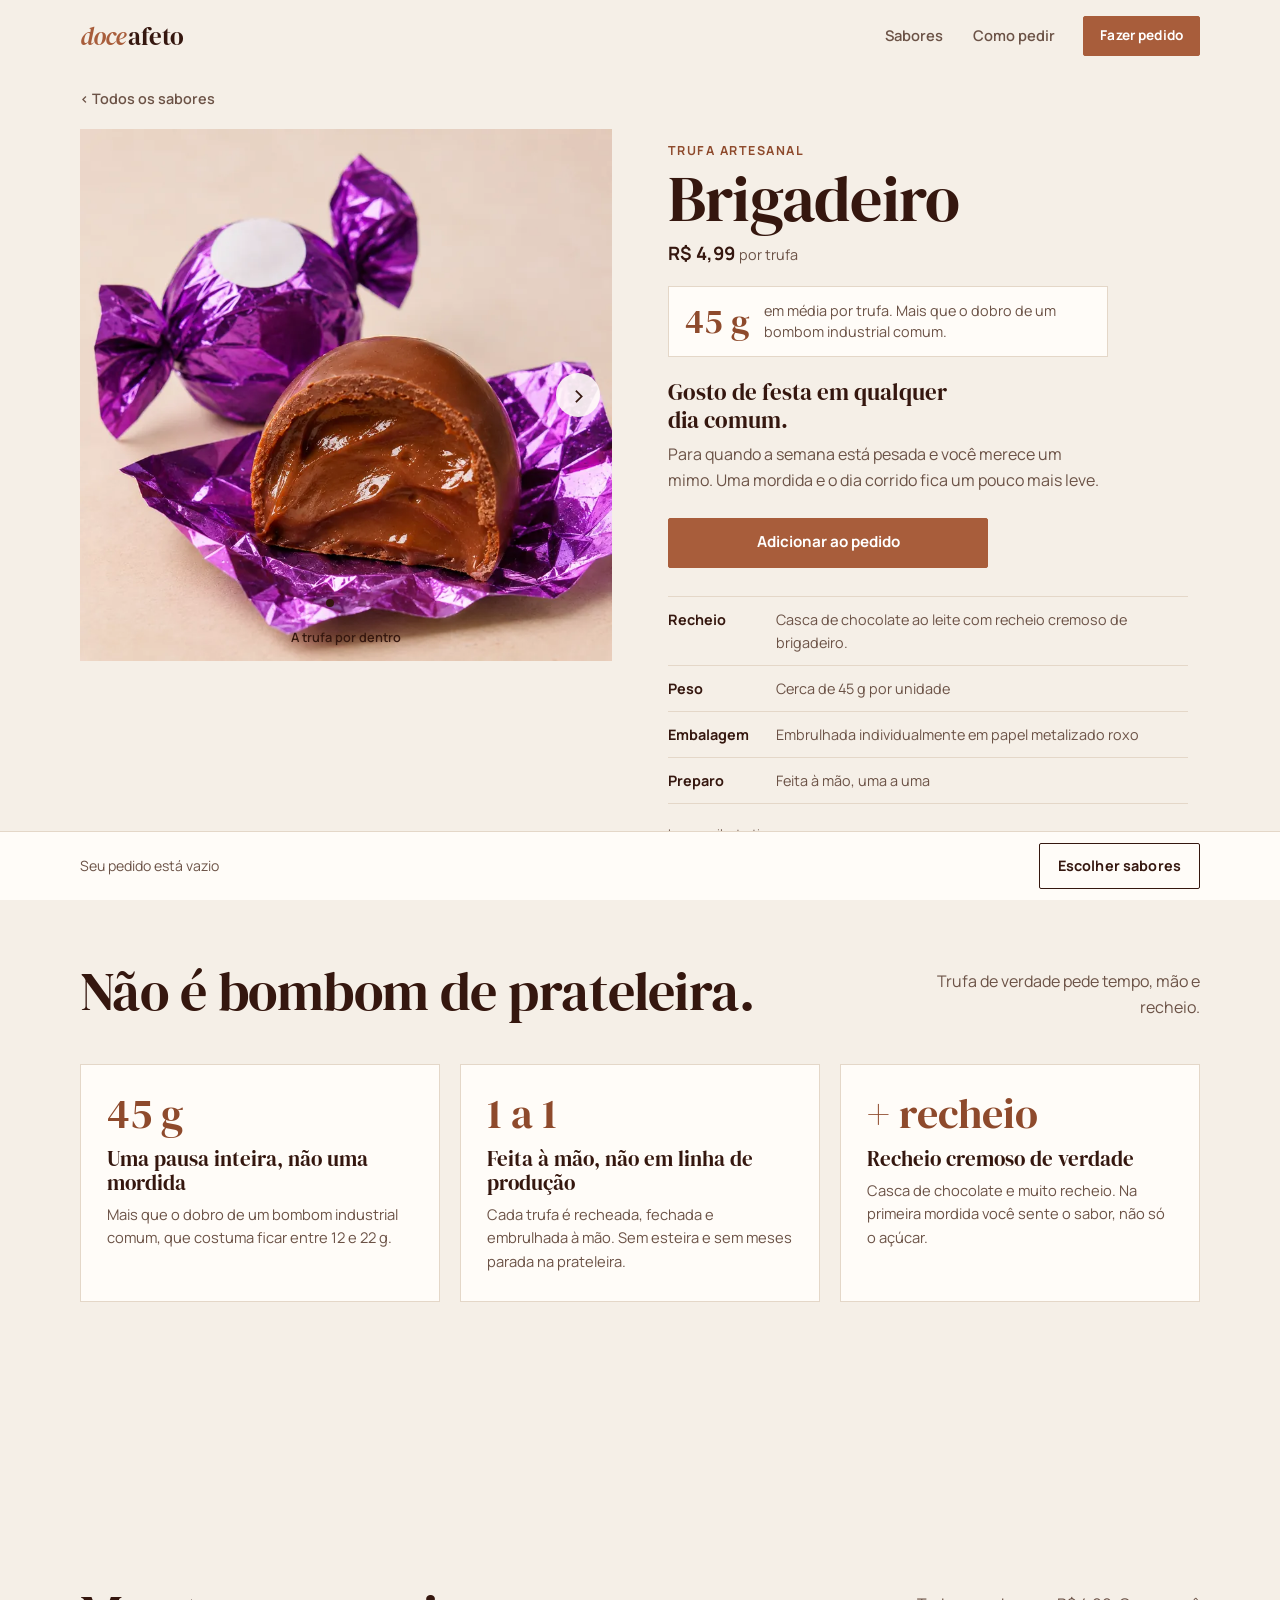
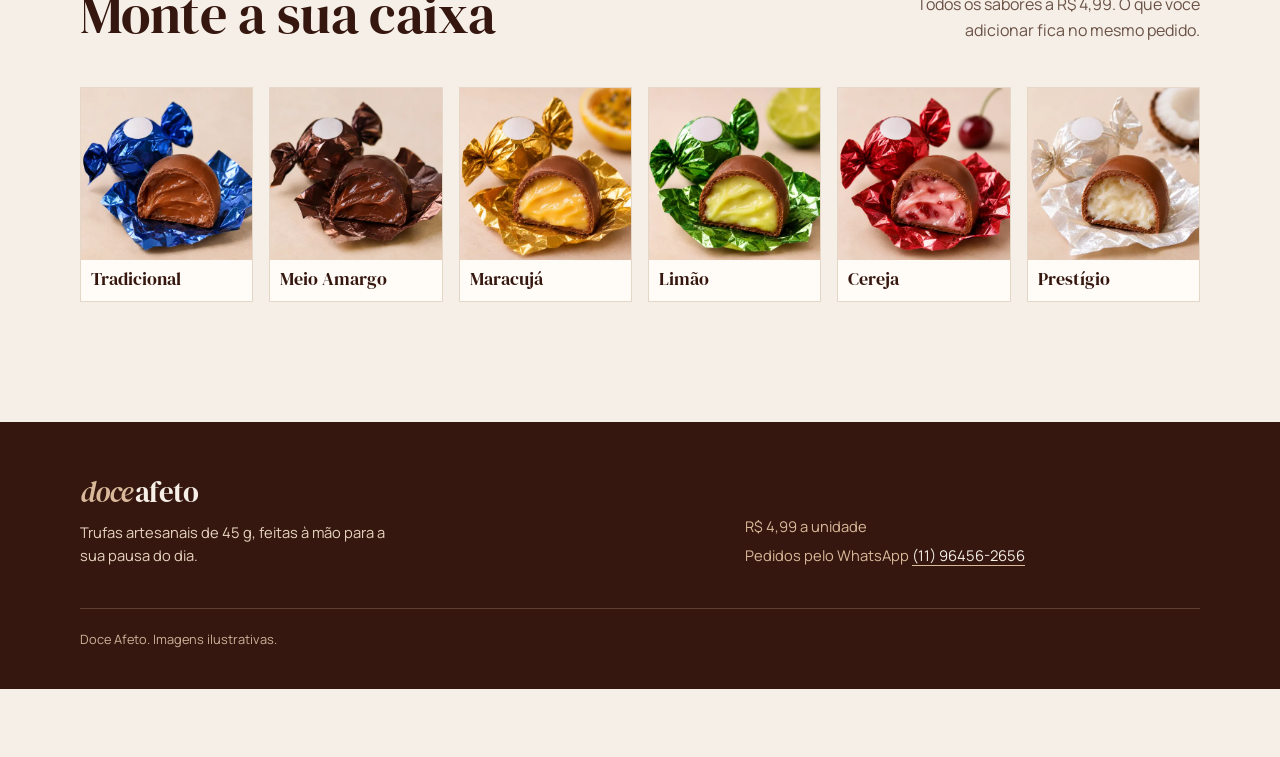
<file: sabor/brigadeiro.html>
<!DOCTYPE html>
<html lang="pt-BR">
<head>
  <meta charset="UTF-8">
  <meta name="viewport" content="width=device-width, initial-scale=1, viewport-fit=cover">
  <title>Trufa Brigadeiro | Doce Afeto</title>
  <meta name="description" content="Trufa artesanal sabor Brigadeiro, com cerca de 45 g, feita à mão. Casca de chocolate ao leite com recheio cremoso de brigadeiro. R$ 4,99 a unidade, pedido pelo WhatsApp.">
  <meta name="robots" content="index, follow, max-image-preview:large">
  <meta name="theme-color" content="#F5EFE7">
  <meta name="format-detection" content="telephone=no">
  <link rel="canonical" href="https://doce-afeto-liard.vercel.app/sabor/brigadeiro.html">

  <meta property="og:type" content="product">
  <meta property="og:locale" content="pt_BR">
  <meta property="og:site_name" content="Doce Afeto">
  <meta property="og:url" content="https://doce-afeto-liard.vercel.app/sabor/brigadeiro.html">
  <meta property="og:title" content="Trufa Brigadeiro | Doce Afeto">
  <meta property="og:description" content="Gosto de festa em qualquer dia comum. Trufa artesanal de 45 g a R$ 4,99.">
  <meta property="og:image" content="https://doce-afeto-liard.vercel.app/img/sabores/brigadeiro-1200.webp">
  <meta name="twitter:card" content="summary_large_image">

  <link rel="icon" href="data:image/svg+xml,%3Csvg xmlns='http://www.w3.org/2000/svg' viewBox='0 0 64 64'%3E%3Crect width='64' height='64' fill='%2335170F'/%3E%3Ctext x='32' y='45' font-family='Georgia,serif' font-style='italic' font-size='40' fill='%23D9B99A' text-anchor='middle'%3Ed%3C/text%3E%3C/svg%3E">
  <link rel="preload" href="../fonts/dm-serif-display.woff2" as="font" type="font/woff2" crossorigin>
  <link rel="preload" href="../fonts/manrope.woff2" as="font" type="font/woff2" crossorigin>

  <script type="application/ld+json">
  {
    "@context": "https://schema.org",
    "@type": "Product",
    "name": "Trufa artesanal Brigadeiro",
    "description": "Casca de chocolate ao leite com recheio cremoso de brigadeiro. Feita à mão, com cerca de 45 g.",
    "image": [
      "https://doce-afeto-liard.vercel.app/img/sabores/brigadeiro-1200.webp"
    ],
    "brand": {
      "@type": "Brand",
      "name": "Doce Afeto"
    },
    "weight": {
      "@type": "QuantitativeValue",
      "value": 45,
      "unitCode": "GRM"
    },
    "offers": {
      "@type": "Offer",
      "price": "4.99",
      "priceCurrency": "BRL",
      "availability": "https://schema.org/InStock",
      "url": "https://doce-afeto-liard.vercel.app/sabor/brigadeiro.html"
    }
  }
  </script>

  <link rel="stylesheet" href="../css/style.css">
</head>
<body data-base="../">
  <!-- Página gerada por scripts/gerar-sabores.py: edite os textos lá e rode o script de novo. -->

  <header class="topo" id="topo">
    <div class="wrap">
      <a class="logo" href="../index.html" aria-label="Doce Afeto, início"><em>doce</em>afeto</a>
      <nav aria-label="Principal">
        <a href="../index.html#sabores">Sabores</a>
        <a href="../index.html#como-pedir">Como pedir</a>
        <a class="btn" id="topo-pedido" href="../index.html#sabores">Fazer pedido</a>
      </nav>
    </div>
  </header>

  <main>
    <div class="wrap">
      <a class="voltar" href="../index.html#sabores">&#8249; Todos os sabores</a>
    </div>

    <section class="produto wrap" aria-labelledby="produto-nome">
      <div class="detalhe-galeria">
        <div class="slides" id="produto-slides" tabindex="0" aria-label="Fotos do sabor. Use as setas para trocar.">
          <img src="../img/sabores/brigadeiro-800.webp" srcset="../img/sabores/brigadeiro-480.webp 480w, ../img/sabores/brigadeiro-800.webp 800w, ../img/sabores/brigadeiro-1200.webp 1200w" sizes="(min-width: 960px) 560px, 100vw" alt="Trufa sabor Brigadeiro: uma embrulhada em papel roxo e outra cortada mostrando o recheio" width="800" height="800" fetchpriority="high" decoding="async" draggable="false">
          <img src="../img/sabores/brigadeiro-mao-800.webp" srcset="../img/sabores/brigadeiro-mao-480.webp 480w, ../img/sabores/brigadeiro-mao-800.webp 800w, ../img/sabores/brigadeiro-mao-1200.webp 1200w" sizes="(min-width: 960px) 560px, 100vw" alt="Trufa sabor Brigadeiro na palma da mão, para referência de tamanho" width="800" height="800" loading="lazy" decoding="async" draggable="false">
        </div>
        <button type="button" class="seta seta-ant" data-ir="-1" aria-label="Foto anterior">&#8249;</button>
        <button type="button" class="seta seta-prox" data-ir="1" aria-label="Próxima foto">&#8250;</button>
        <div class="detalhe-pontos" role="group" aria-label="Escolher foto">
          <button type="button" data-foto="0" aria-label="Foto da trufa" aria-current="true"></button>
          <button type="button" data-foto="1" aria-label="Foto na mão"></button>
        </div>
        <p class="detalhe-legenda" aria-live="polite">A trufa por dentro</p>
      </div>

      <div class="produto-info">
        <p class="produto-rotulo">Trufa artesanal</p>
        <h1 id="produto-nome">Brigadeiro</h1>
        <p class="detalhe-preco">R$ 4,99 <span>por trufa</span></p>
        <p class="produto-peso"><strong>45 g</strong> <span>em média por trufa. Mais que o dobro de um bombom industrial comum.</span></p>
        <p class="produto-chamada">Gosto de festa em qualquer dia comum.</p>
        <p class="produto-pausa">Para quando a semana está pesada e você merece um mimo. Uma mordida e o dia corrido fica um pouco mais leve.</p>

        <div class="detalhe-acao" data-slug="brigadeiro">
          <button type="button" class="add" data-acao="+" aria-label="Adicionar Brigadeiro ao pedido">Adicionar ao pedido</button>
          <div class="stepper"><button type="button" data-acao="-" aria-label="Remover uma Brigadeiro">−</button><output aria-live="polite">0</output><button type="button" data-acao="+" aria-label="Adicionar mais uma Brigadeiro">+</button></div>
        </div>

        <dl class="produto-ficha">
          <div><dt>Recheio</dt><dd>Casca de chocolate ao leite com recheio cremoso de brigadeiro.</dd></div>
          <div><dt>Peso</dt><dd>Cerca de 45 g por unidade</dd></div>
          <div><dt>Embalagem</dt><dd>Embrulhada individualmente em papel metalizado roxo</dd></div>
          <div><dt>Preparo</dt><dd>Feita à mão, uma a uma</dd></div>
        </dl>
        <p class="detalhe-nota">Imagens ilustrativas.</p>
      </div>
    </section>

    <section class="secao produto-porque" aria-labelledby="t-porque">
      <div class="wrap">
        <div class="secao-cabeca">
          <h2 id="t-porque">Não é bombom de prateleira.</h2>
          <p>Trufa de verdade pede tempo, mão e recheio.</p>
        </div>
        <ul class="diferencas">
          <li>
            <strong class="dif-num">45 g</strong>
            <h3>Uma pausa inteira, não uma mordida</h3>
            <p>Mais que o dobro de um bombom industrial comum, que costuma ficar entre 12 e 22 g.</p>
          </li>
          <li>
            <strong class="dif-num">1 a 1</strong>
            <h3>Feita à mão, não em linha de produção</h3>
            <p>Cada trufa é recheada, fechada e embrulhada à mão. Sem esteira e sem meses parada na prateleira.</p>
          </li>
          <li>
            <strong class="dif-num">+ recheio</strong>
            <h3>Recheio cremoso de verdade</h3>
            <p>Casca de chocolate e muito recheio. Na primeira mordida você sente o sabor, não só o açúcar.</p>
          </li>
        </ul>
      </div>
    </section>

    <section class="secao outros" aria-labelledby="t-outros">
      <div class="wrap">
        <div class="secao-cabeca">
          <h2 id="t-outros">Monte a sua caixa</h2>
          <p>Todos os sabores a R$ 4,99. O que você adicionar fica no mesmo pedido.</p>
        </div>
        <ul class="outros-lista">
          <li><a href="tradicional.html">
            <img src="../img/sabores/tradicional-480.webp" alt="" width="480" height="480" loading="lazy" decoding="async">
            <span>Tradicional</span>
          </a></li>
          <li><a href="meio-amargo.html">
            <img src="../img/sabores/meio-amargo-480.webp" alt="" width="480" height="480" loading="lazy" decoding="async">
            <span>Meio Amargo</span>
          </a></li>
          <li><a href="maracuja.html">
            <img src="../img/sabores/maracuja-480.webp" alt="" width="480" height="480" loading="lazy" decoding="async">
            <span>Maracujá</span>
          </a></li>
          <li><a href="limao.html">
            <img src="../img/sabores/limao-480.webp" alt="" width="480" height="480" loading="lazy" decoding="async">
            <span>Limão</span>
          </a></li>
          <li><a href="cereja.html">
            <img src="../img/sabores/cereja-480.webp" alt="" width="480" height="480" loading="lazy" decoding="async">
            <span>Cereja</span>
          </a></li>
          <li><a href="prestigio.html">
            <img src="../img/sabores/prestigio-480.webp" alt="" width="480" height="480" loading="lazy" decoding="async">
            <span>Prestígio</span>
          </a></li>
        </ul>
      </div>
    </section>
  </main>

  <footer>
    <div class="wrap">
      <div class="rodape-grid">
        <div>
          <span class="logo" aria-hidden="true"><em>doce</em>afeto</span>
          <p class="rodape-desc">Trufas artesanais de 45 g, feitas à mão para a sua pausa do dia.</p>
        </div>
        <div>
          <p>R$ 4,99 a unidade</p>
          <p>Pedidos pelo WhatsApp <a href="https://wa.me/5511964562656" target="_blank" rel="noopener">(11) 96456-2656</a></p>
        </div>
      </div>
      <p class="rodape-base">Doce Afeto. Imagens ilustrativas.</p>
    </div>
  </footer>

  <dialog class="pedido-dialog" id="pedido-dialog" aria-labelledby="pedido-titulo">
    <form class="pedido-form" id="pedido-form">
      <h2 id="pedido-titulo">Só falta seus dados.</h2>
      <p>Informe seu nome e WhatsApp para registrar o pedido. Depois, você poderá confirmar pelo WhatsApp.</p>
      <label for="cliente-nome">Seu nome
        <input id="cliente-nome" name="nome" autocomplete="name" maxlength="100" required placeholder="Como podemos te chamar?">
      </label>
      <label for="cliente-whatsapp">Seu WhatsApp
        <input id="cliente-whatsapp" name="whatsapp" type="tel" inputmode="tel" autocomplete="tel" maxlength="20" required placeholder="(11) 99999-9999">
      </label>
      <p class="pedido-status" id="pedido-status" role="status" aria-live="polite"></p>
      <div class="pedido-form-acoes">
        <button class="btn btn-linha" type="button" id="pedido-cancelar">Voltar</button>
        <button class="btn" type="submit" id="pedido-confirmar">Registrar e continuar</button>
      </div>
    </form>
  </dialog>

  <div class="barra vazia" id="barra" role="region" aria-label="Seu pedido">
    <div class="wrap">
      <div class="resumo" aria-live="polite">
        <p class="resumo-linha"><span class="resumo-total" id="total">R$ 0,00</span><span class="resumo-qtd" id="qtd"></span></p>
        <span class="resumo-itens" id="itens">Seu pedido está vazio</span>
      </div>
      <a class="btn btn-linha" id="enviar" href="../index.html#sabores">
        <span id="enviar-txt">Escolher sabores</span>
      </a>
    </div>
  </div>

  <script src="../js/main.js"></script>
</body>
</html>
</file>
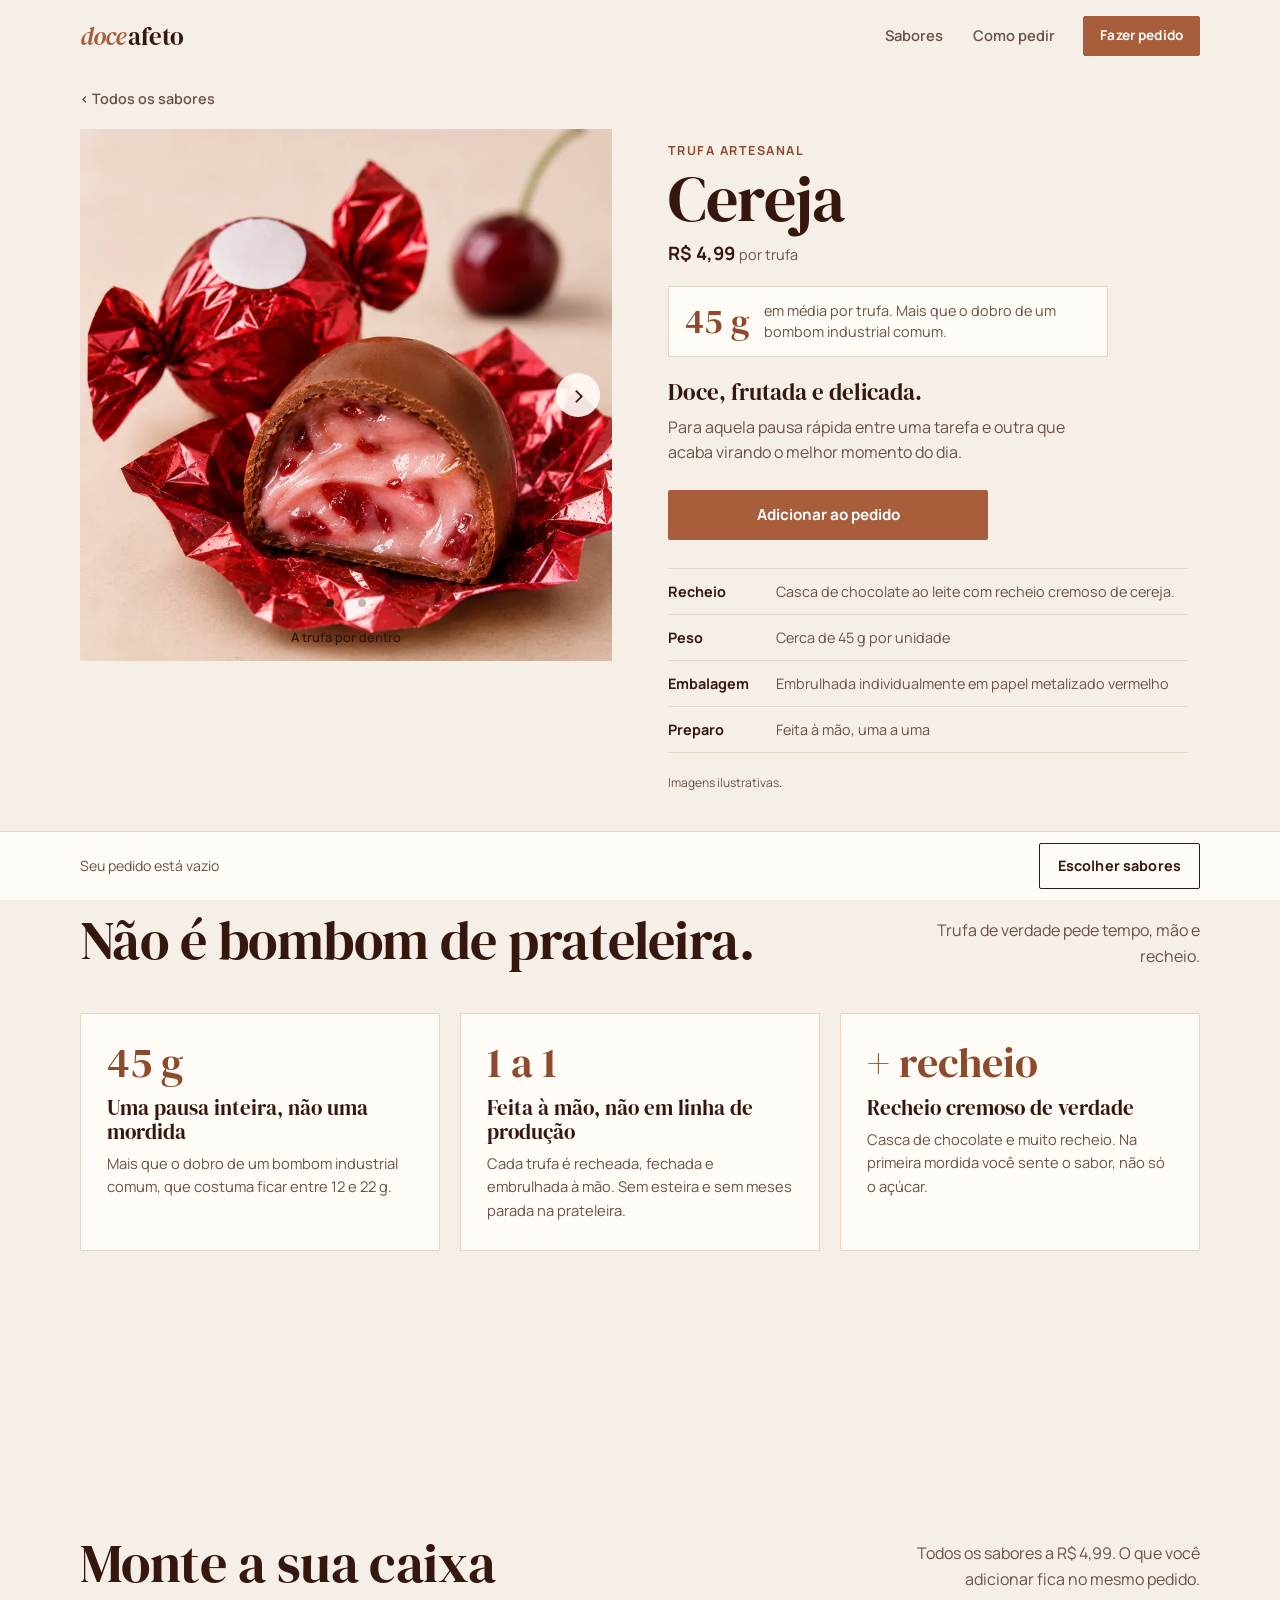
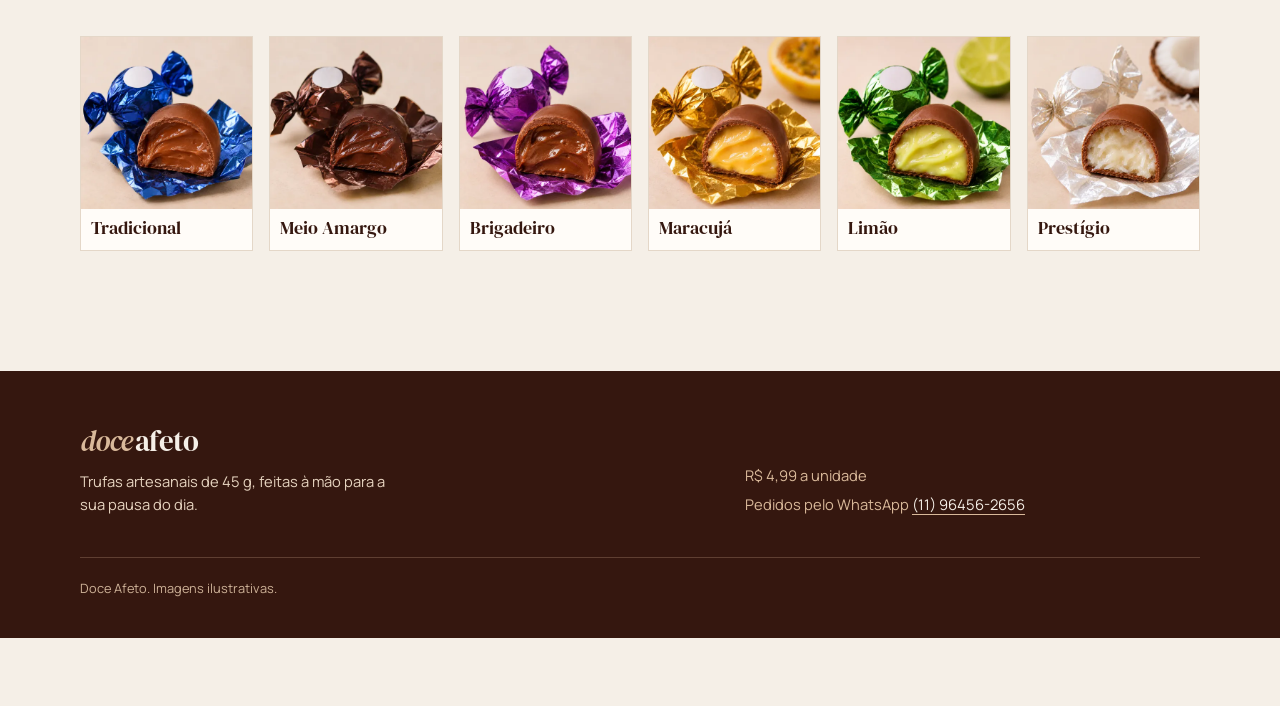
<file: sabor/cereja.html>
<!DOCTYPE html>
<html lang="pt-BR">
<head>
  <meta charset="UTF-8">
  <meta name="viewport" content="width=device-width, initial-scale=1, viewport-fit=cover">
  <title>Trufa Cereja | Doce Afeto</title>
  <meta name="description" content="Trufa artesanal sabor Cereja, com cerca de 45 g, feita à mão. Casca de chocolate ao leite com recheio cremoso de cereja. R$ 4,99 a unidade, pedido pelo WhatsApp.">
  <meta name="robots" content="index, follow, max-image-preview:large">
  <meta name="theme-color" content="#F5EFE7">
  <meta name="format-detection" content="telephone=no">
  <link rel="canonical" href="https://doce-afeto-liard.vercel.app/sabor/cereja.html">

  <meta property="og:type" content="product">
  <meta property="og:locale" content="pt_BR">
  <meta property="og:site_name" content="Doce Afeto">
  <meta property="og:url" content="https://doce-afeto-liard.vercel.app/sabor/cereja.html">
  <meta property="og:title" content="Trufa Cereja | Doce Afeto">
  <meta property="og:description" content="Doce, frutada e delicada. Trufa artesanal de 45 g a R$ 4,99.">
  <meta property="og:image" content="https://doce-afeto-liard.vercel.app/img/sabores/cereja-1200.webp">
  <meta name="twitter:card" content="summary_large_image">

  <link rel="icon" href="data:image/svg+xml,%3Csvg xmlns='http://www.w3.org/2000/svg' viewBox='0 0 64 64'%3E%3Crect width='64' height='64' fill='%2335170F'/%3E%3Ctext x='32' y='45' font-family='Georgia,serif' font-style='italic' font-size='40' fill='%23D9B99A' text-anchor='middle'%3Ed%3C/text%3E%3C/svg%3E">
  <link rel="preload" href="../fonts/dm-serif-display.woff2" as="font" type="font/woff2" crossorigin>
  <link rel="preload" href="../fonts/manrope.woff2" as="font" type="font/woff2" crossorigin>

  <script type="application/ld+json">
  {
    "@context": "https://schema.org",
    "@type": "Product",
    "name": "Trufa artesanal Cereja",
    "description": "Casca de chocolate ao leite com recheio cremoso de cereja. Feita à mão, com cerca de 45 g.",
    "image": [
      "https://doce-afeto-liard.vercel.app/img/sabores/cereja-1200.webp"
    ],
    "brand": {
      "@type": "Brand",
      "name": "Doce Afeto"
    },
    "weight": {
      "@type": "QuantitativeValue",
      "value": 45,
      "unitCode": "GRM"
    },
    "offers": {
      "@type": "Offer",
      "price": "4.99",
      "priceCurrency": "BRL",
      "availability": "https://schema.org/InStock",
      "url": "https://doce-afeto-liard.vercel.app/sabor/cereja.html"
    }
  }
  </script>

  <link rel="stylesheet" href="../css/style.css">
</head>
<body data-base="../">
  <!-- Página gerada por scripts/gerar-sabores.py: edite os textos lá e rode o script de novo. -->

  <header class="topo" id="topo">
    <div class="wrap">
      <a class="logo" href="../index.html" aria-label="Doce Afeto, início"><em>doce</em>afeto</a>
      <nav aria-label="Principal">
        <a href="../index.html#sabores">Sabores</a>
        <a href="../index.html#como-pedir">Como pedir</a>
        <a class="btn" id="topo-pedido" href="../index.html#sabores">Fazer pedido</a>
      </nav>
    </div>
  </header>

  <main>
    <div class="wrap">
      <a class="voltar" href="../index.html#sabores">&#8249; Todos os sabores</a>
    </div>

    <section class="produto wrap" aria-labelledby="produto-nome">
      <div class="detalhe-galeria">
        <div class="slides" id="produto-slides" tabindex="0" aria-label="Fotos do sabor. Use as setas para trocar.">
          <img src="../img/sabores/cereja-800.webp" srcset="../img/sabores/cereja-480.webp 480w, ../img/sabores/cereja-800.webp 800w, ../img/sabores/cereja-1200.webp 1200w" sizes="(min-width: 960px) 560px, 100vw" alt="Trufa sabor Cereja: uma embrulhada em papel vermelho e outra cortada mostrando o recheio" width="800" height="800" fetchpriority="high" decoding="async" draggable="false">
          <img src="../img/sabores/cereja-mao-800.webp" srcset="../img/sabores/cereja-mao-480.webp 480w, ../img/sabores/cereja-mao-800.webp 800w, ../img/sabores/cereja-mao-1200.webp 1200w" sizes="(min-width: 960px) 560px, 100vw" alt="Trufa sabor Cereja na palma da mão, para referência de tamanho" width="800" height="800" loading="lazy" decoding="async" draggable="false">
        </div>
        <button type="button" class="seta seta-ant" data-ir="-1" aria-label="Foto anterior">&#8249;</button>
        <button type="button" class="seta seta-prox" data-ir="1" aria-label="Próxima foto">&#8250;</button>
        <div class="detalhe-pontos" role="group" aria-label="Escolher foto">
          <button type="button" data-foto="0" aria-label="Foto da trufa" aria-current="true"></button>
          <button type="button" data-foto="1" aria-label="Foto na mão"></button>
        </div>
        <p class="detalhe-legenda" aria-live="polite">A trufa por dentro</p>
      </div>

      <div class="produto-info">
        <p class="produto-rotulo">Trufa artesanal</p>
        <h1 id="produto-nome">Cereja</h1>
        <p class="detalhe-preco">R$ 4,99 <span>por trufa</span></p>
        <p class="produto-peso"><strong>45 g</strong> <span>em média por trufa. Mais que o dobro de um bombom industrial comum.</span></p>
        <p class="produto-chamada">Doce, frutada e delicada.</p>
        <p class="produto-pausa">Para aquela pausa rápida entre uma tarefa e outra que acaba virando o melhor momento do dia.</p>

        <div class="detalhe-acao" data-slug="cereja">
          <button type="button" class="add" data-acao="+" aria-label="Adicionar Cereja ao pedido">Adicionar ao pedido</button>
          <div class="stepper"><button type="button" data-acao="-" aria-label="Remover uma Cereja">−</button><output aria-live="polite">0</output><button type="button" data-acao="+" aria-label="Adicionar mais uma Cereja">+</button></div>
        </div>

        <dl class="produto-ficha">
          <div><dt>Recheio</dt><dd>Casca de chocolate ao leite com recheio cremoso de cereja.</dd></div>
          <div><dt>Peso</dt><dd>Cerca de 45 g por unidade</dd></div>
          <div><dt>Embalagem</dt><dd>Embrulhada individualmente em papel metalizado vermelho</dd></div>
          <div><dt>Preparo</dt><dd>Feita à mão, uma a uma</dd></div>
        </dl>
        <p class="detalhe-nota">Imagens ilustrativas.</p>
      </div>
    </section>

    <section class="secao produto-porque" aria-labelledby="t-porque">
      <div class="wrap">
        <div class="secao-cabeca">
          <h2 id="t-porque">Não é bombom de prateleira.</h2>
          <p>Trufa de verdade pede tempo, mão e recheio.</p>
        </div>
        <ul class="diferencas">
          <li>
            <strong class="dif-num">45 g</strong>
            <h3>Uma pausa inteira, não uma mordida</h3>
            <p>Mais que o dobro de um bombom industrial comum, que costuma ficar entre 12 e 22 g.</p>
          </li>
          <li>
            <strong class="dif-num">1 a 1</strong>
            <h3>Feita à mão, não em linha de produção</h3>
            <p>Cada trufa é recheada, fechada e embrulhada à mão. Sem esteira e sem meses parada na prateleira.</p>
          </li>
          <li>
            <strong class="dif-num">+ recheio</strong>
            <h3>Recheio cremoso de verdade</h3>
            <p>Casca de chocolate e muito recheio. Na primeira mordida você sente o sabor, não só o açúcar.</p>
          </li>
        </ul>
      </div>
    </section>

    <section class="secao outros" aria-labelledby="t-outros">
      <div class="wrap">
        <div class="secao-cabeca">
          <h2 id="t-outros">Monte a sua caixa</h2>
          <p>Todos os sabores a R$ 4,99. O que você adicionar fica no mesmo pedido.</p>
        </div>
        <ul class="outros-lista">
          <li><a href="tradicional.html">
            <img src="../img/sabores/tradicional-480.webp" alt="" width="480" height="480" loading="lazy" decoding="async">
            <span>Tradicional</span>
          </a></li>
          <li><a href="meio-amargo.html">
            <img src="../img/sabores/meio-amargo-480.webp" alt="" width="480" height="480" loading="lazy" decoding="async">
            <span>Meio Amargo</span>
          </a></li>
          <li><a href="brigadeiro.html">
            <img src="../img/sabores/brigadeiro-480.webp" alt="" width="480" height="480" loading="lazy" decoding="async">
            <span>Brigadeiro</span>
          </a></li>
          <li><a href="maracuja.html">
            <img src="../img/sabores/maracuja-480.webp" alt="" width="480" height="480" loading="lazy" decoding="async">
            <span>Maracujá</span>
          </a></li>
          <li><a href="limao.html">
            <img src="../img/sabores/limao-480.webp" alt="" width="480" height="480" loading="lazy" decoding="async">
            <span>Limão</span>
          </a></li>
          <li><a href="prestigio.html">
            <img src="../img/sabores/prestigio-480.webp" alt="" width="480" height="480" loading="lazy" decoding="async">
            <span>Prestígio</span>
          </a></li>
        </ul>
      </div>
    </section>
  </main>

  <footer>
    <div class="wrap">
      <div class="rodape-grid">
        <div>
          <span class="logo" aria-hidden="true"><em>doce</em>afeto</span>
          <p class="rodape-desc">Trufas artesanais de 45 g, feitas à mão para a sua pausa do dia.</p>
        </div>
        <div>
          <p>R$ 4,99 a unidade</p>
          <p>Pedidos pelo WhatsApp <a href="https://wa.me/5511964562656" target="_blank" rel="noopener">(11) 96456-2656</a></p>
        </div>
      </div>
      <p class="rodape-base">Doce Afeto. Imagens ilustrativas.</p>
    </div>
  </footer>

  <dialog class="pedido-dialog" id="pedido-dialog" aria-labelledby="pedido-titulo">
    <form class="pedido-form" id="pedido-form">
      <h2 id="pedido-titulo">Só falta seus dados.</h2>
      <p>Informe seu nome e WhatsApp para registrar o pedido. Depois, você poderá confirmar pelo WhatsApp.</p>
      <label for="cliente-nome">Seu nome
        <input id="cliente-nome" name="nome" autocomplete="name" maxlength="100" required placeholder="Como podemos te chamar?">
      </label>
      <label for="cliente-whatsapp">Seu WhatsApp
        <input id="cliente-whatsapp" name="whatsapp" type="tel" inputmode="tel" autocomplete="tel" maxlength="20" required placeholder="(11) 99999-9999">
      </label>
      <p class="pedido-status" id="pedido-status" role="status" aria-live="polite"></p>
      <div class="pedido-form-acoes">
        <button class="btn btn-linha" type="button" id="pedido-cancelar">Voltar</button>
        <button class="btn" type="submit" id="pedido-confirmar">Registrar e continuar</button>
      </div>
    </form>
  </dialog>

  <div class="barra vazia" id="barra" role="region" aria-label="Seu pedido">
    <div class="wrap">
      <div class="resumo" aria-live="polite">
        <p class="resumo-linha"><span class="resumo-total" id="total">R$ 0,00</span><span class="resumo-qtd" id="qtd"></span></p>
        <span class="resumo-itens" id="itens">Seu pedido está vazio</span>
      </div>
      <a class="btn btn-linha" id="enviar" href="../index.html#sabores">
        <span id="enviar-txt">Escolher sabores</span>
      </a>
    </div>
  </div>

  <script src="../js/main.js"></script>
</body>
</html>
</file>
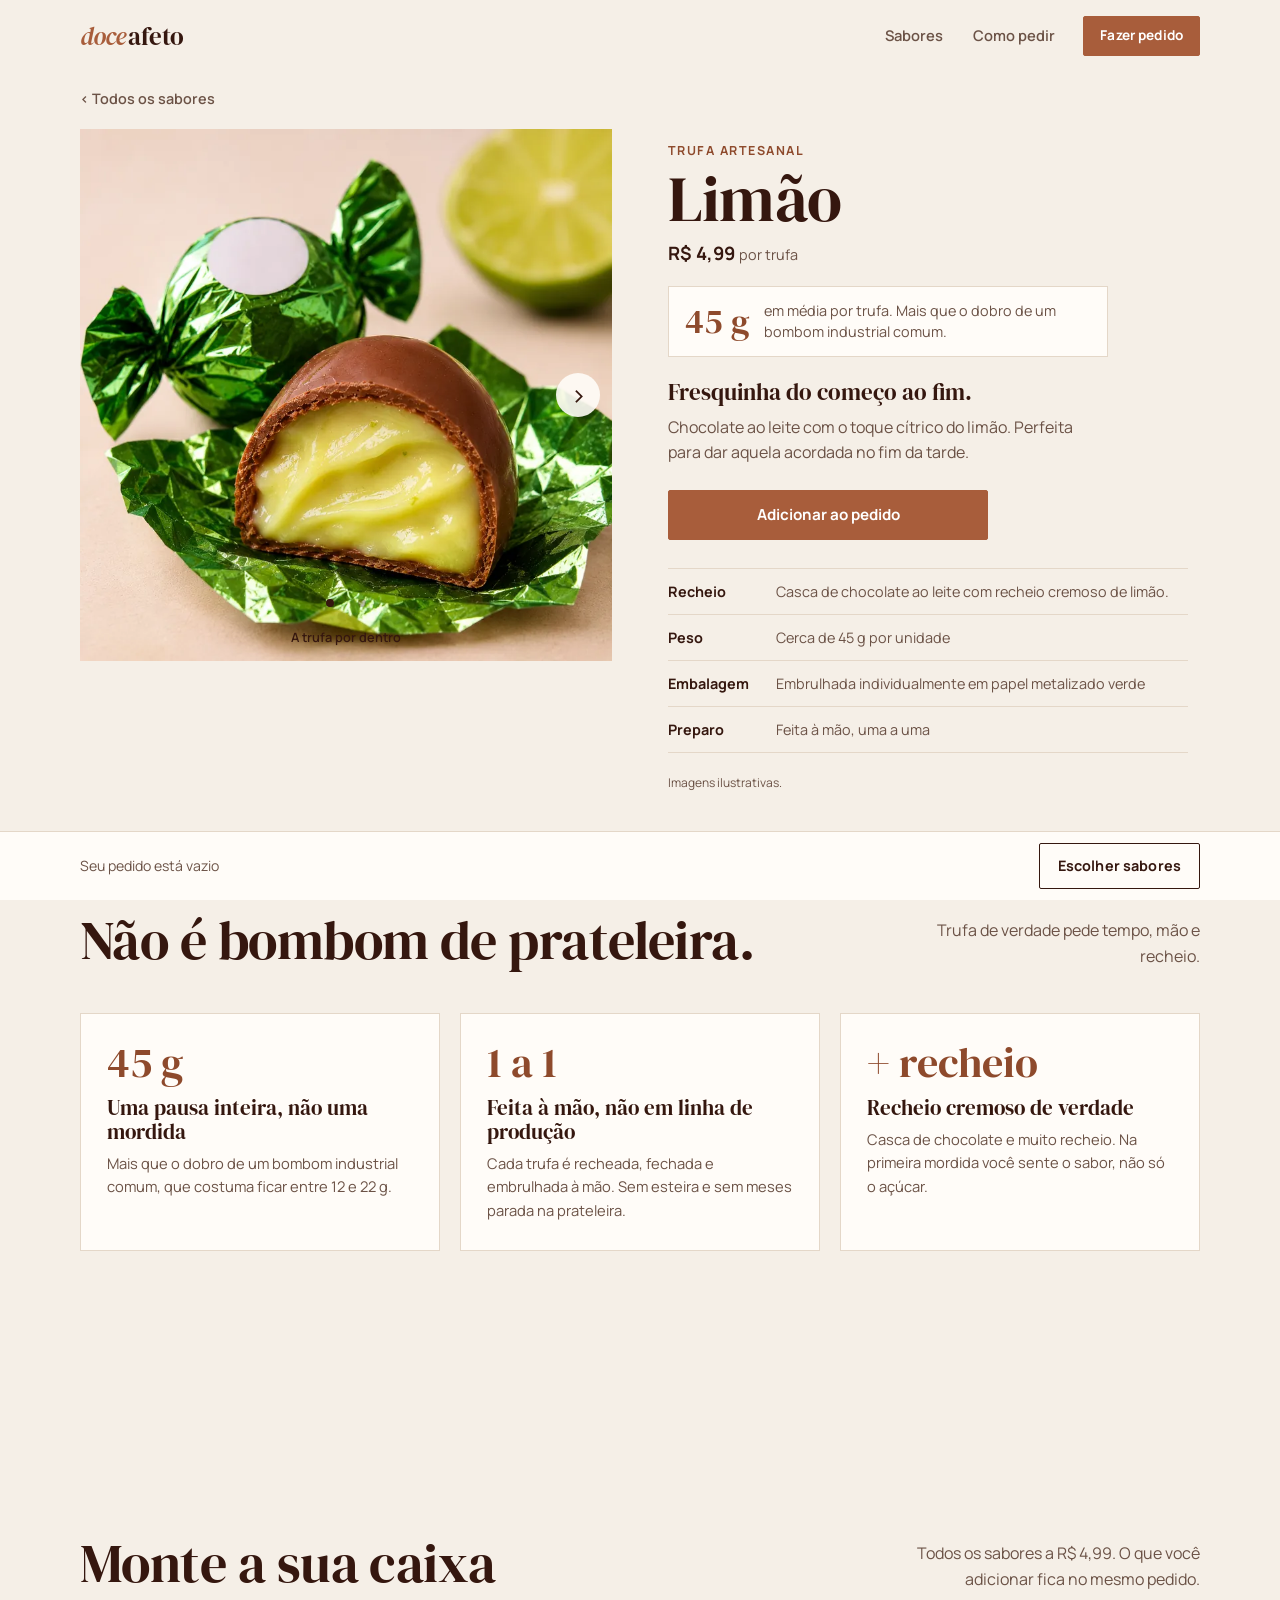
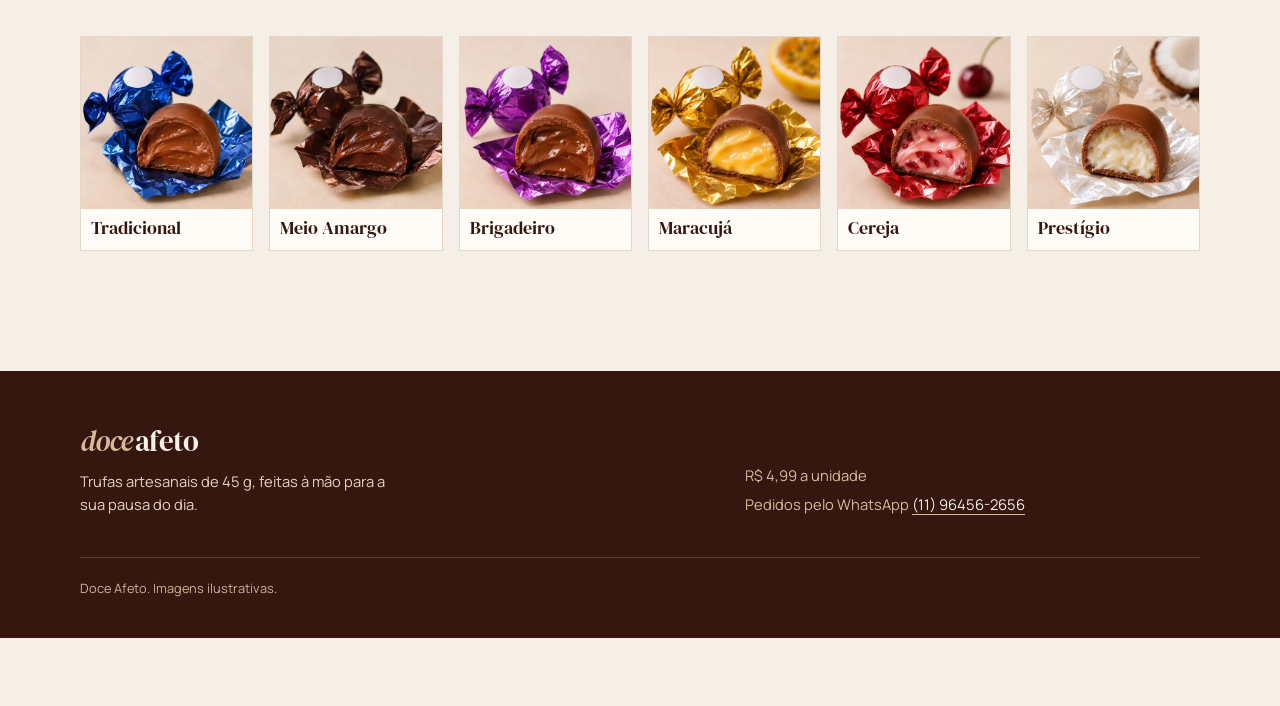
<file: sabor/limao.html>
<!DOCTYPE html>
<html lang="pt-BR">
<head>
  <meta charset="UTF-8">
  <meta name="viewport" content="width=device-width, initial-scale=1, viewport-fit=cover">
  <title>Trufa Limão | Doce Afeto</title>
  <meta name="description" content="Trufa artesanal sabor Limão, com cerca de 45 g, feita à mão. Casca de chocolate ao leite com recheio cremoso de limão. R$ 4,99 a unidade, pedido pelo WhatsApp.">
  <meta name="robots" content="index, follow, max-image-preview:large">
  <meta name="theme-color" content="#F5EFE7">
  <meta name="format-detection" content="telephone=no">
  <link rel="canonical" href="https://doce-afeto-liard.vercel.app/sabor/limao.html">

  <meta property="og:type" content="product">
  <meta property="og:locale" content="pt_BR">
  <meta property="og:site_name" content="Doce Afeto">
  <meta property="og:url" content="https://doce-afeto-liard.vercel.app/sabor/limao.html">
  <meta property="og:title" content="Trufa Limão | Doce Afeto">
  <meta property="og:description" content="Fresquinha do começo ao fim. Trufa artesanal de 45 g a R$ 4,99.">
  <meta property="og:image" content="https://doce-afeto-liard.vercel.app/img/sabores/limao-1200.webp">
  <meta name="twitter:card" content="summary_large_image">

  <link rel="icon" href="data:image/svg+xml,%3Csvg xmlns='http://www.w3.org/2000/svg' viewBox='0 0 64 64'%3E%3Crect width='64' height='64' fill='%2335170F'/%3E%3Ctext x='32' y='45' font-family='Georgia,serif' font-style='italic' font-size='40' fill='%23D9B99A' text-anchor='middle'%3Ed%3C/text%3E%3C/svg%3E">
  <link rel="preload" href="../fonts/dm-serif-display.woff2" as="font" type="font/woff2" crossorigin>
  <link rel="preload" href="../fonts/manrope.woff2" as="font" type="font/woff2" crossorigin>

  <script type="application/ld+json">
  {
    "@context": "https://schema.org",
    "@type": "Product",
    "name": "Trufa artesanal Limão",
    "description": "Casca de chocolate ao leite com recheio cremoso de limão. Feita à mão, com cerca de 45 g.",
    "image": [
      "https://doce-afeto-liard.vercel.app/img/sabores/limao-1200.webp"
    ],
    "brand": {
      "@type": "Brand",
      "name": "Doce Afeto"
    },
    "weight": {
      "@type": "QuantitativeValue",
      "value": 45,
      "unitCode": "GRM"
    },
    "offers": {
      "@type": "Offer",
      "price": "4.99",
      "priceCurrency": "BRL",
      "availability": "https://schema.org/InStock",
      "url": "https://doce-afeto-liard.vercel.app/sabor/limao.html"
    }
  }
  </script>

  <link rel="stylesheet" href="../css/style.css">
</head>
<body data-base="../">
  <!-- Página gerada por scripts/gerar-sabores.py: edite os textos lá e rode o script de novo. -->

  <header class="topo" id="topo">
    <div class="wrap">
      <a class="logo" href="../index.html" aria-label="Doce Afeto, início"><em>doce</em>afeto</a>
      <nav aria-label="Principal">
        <a href="../index.html#sabores">Sabores</a>
        <a href="../index.html#como-pedir">Como pedir</a>
        <a class="btn" id="topo-pedido" href="../index.html#sabores">Fazer pedido</a>
      </nav>
    </div>
  </header>

  <main>
    <div class="wrap">
      <a class="voltar" href="../index.html#sabores">&#8249; Todos os sabores</a>
    </div>

    <section class="produto wrap" aria-labelledby="produto-nome">
      <div class="detalhe-galeria">
        <div class="slides" id="produto-slides" tabindex="0" aria-label="Fotos do sabor. Use as setas para trocar.">
          <img src="../img/sabores/limao-800.webp" srcset="../img/sabores/limao-480.webp 480w, ../img/sabores/limao-800.webp 800w, ../img/sabores/limao-1200.webp 1200w" sizes="(min-width: 960px) 560px, 100vw" alt="Trufa sabor Limão: uma embrulhada em papel verde e outra cortada mostrando o recheio" width="800" height="800" fetchpriority="high" decoding="async" draggable="false">
          <img src="../img/sabores/limao-mao-800.webp" srcset="../img/sabores/limao-mao-480.webp 480w, ../img/sabores/limao-mao-800.webp 800w, ../img/sabores/limao-mao-1200.webp 1200w" sizes="(min-width: 960px) 560px, 100vw" alt="Trufa sabor Limão na palma da mão, para referência de tamanho" width="800" height="800" loading="lazy" decoding="async" draggable="false">
        </div>
        <button type="button" class="seta seta-ant" data-ir="-1" aria-label="Foto anterior">&#8249;</button>
        <button type="button" class="seta seta-prox" data-ir="1" aria-label="Próxima foto">&#8250;</button>
        <div class="detalhe-pontos" role="group" aria-label="Escolher foto">
          <button type="button" data-foto="0" aria-label="Foto da trufa" aria-current="true"></button>
          <button type="button" data-foto="1" aria-label="Foto na mão"></button>
        </div>
        <p class="detalhe-legenda" aria-live="polite">A trufa por dentro</p>
      </div>

      <div class="produto-info">
        <p class="produto-rotulo">Trufa artesanal</p>
        <h1 id="produto-nome">Limão</h1>
        <p class="detalhe-preco">R$ 4,99 <span>por trufa</span></p>
        <p class="produto-peso"><strong>45 g</strong> <span>em média por trufa. Mais que o dobro de um bombom industrial comum.</span></p>
        <p class="produto-chamada">Fresquinha do começo ao fim.</p>
        <p class="produto-pausa">Chocolate ao leite com o toque cítrico do limão. Perfeita para dar aquela acordada no fim da tarde.</p>

        <div class="detalhe-acao" data-slug="limao">
          <button type="button" class="add" data-acao="+" aria-label="Adicionar Limão ao pedido">Adicionar ao pedido</button>
          <div class="stepper"><button type="button" data-acao="-" aria-label="Remover uma Limão">−</button><output aria-live="polite">0</output><button type="button" data-acao="+" aria-label="Adicionar mais uma Limão">+</button></div>
        </div>

        <dl class="produto-ficha">
          <div><dt>Recheio</dt><dd>Casca de chocolate ao leite com recheio cremoso de limão.</dd></div>
          <div><dt>Peso</dt><dd>Cerca de 45 g por unidade</dd></div>
          <div><dt>Embalagem</dt><dd>Embrulhada individualmente em papel metalizado verde</dd></div>
          <div><dt>Preparo</dt><dd>Feita à mão, uma a uma</dd></div>
        </dl>
        <p class="detalhe-nota">Imagens ilustrativas.</p>
      </div>
    </section>

    <section class="secao produto-porque" aria-labelledby="t-porque">
      <div class="wrap">
        <div class="secao-cabeca">
          <h2 id="t-porque">Não é bombom de prateleira.</h2>
          <p>Trufa de verdade pede tempo, mão e recheio.</p>
        </div>
        <ul class="diferencas">
          <li>
            <strong class="dif-num">45 g</strong>
            <h3>Uma pausa inteira, não uma mordida</h3>
            <p>Mais que o dobro de um bombom industrial comum, que costuma ficar entre 12 e 22 g.</p>
          </li>
          <li>
            <strong class="dif-num">1 a 1</strong>
            <h3>Feita à mão, não em linha de produção</h3>
            <p>Cada trufa é recheada, fechada e embrulhada à mão. Sem esteira e sem meses parada na prateleira.</p>
          </li>
          <li>
            <strong class="dif-num">+ recheio</strong>
            <h3>Recheio cremoso de verdade</h3>
            <p>Casca de chocolate e muito recheio. Na primeira mordida você sente o sabor, não só o açúcar.</p>
          </li>
        </ul>
      </div>
    </section>

    <section class="secao outros" aria-labelledby="t-outros">
      <div class="wrap">
        <div class="secao-cabeca">
          <h2 id="t-outros">Monte a sua caixa</h2>
          <p>Todos os sabores a R$ 4,99. O que você adicionar fica no mesmo pedido.</p>
        </div>
        <ul class="outros-lista">
          <li><a href="tradicional.html">
            <img src="../img/sabores/tradicional-480.webp" alt="" width="480" height="480" loading="lazy" decoding="async">
            <span>Tradicional</span>
          </a></li>
          <li><a href="meio-amargo.html">
            <img src="../img/sabores/meio-amargo-480.webp" alt="" width="480" height="480" loading="lazy" decoding="async">
            <span>Meio Amargo</span>
          </a></li>
          <li><a href="brigadeiro.html">
            <img src="../img/sabores/brigadeiro-480.webp" alt="" width="480" height="480" loading="lazy" decoding="async">
            <span>Brigadeiro</span>
          </a></li>
          <li><a href="maracuja.html">
            <img src="../img/sabores/maracuja-480.webp" alt="" width="480" height="480" loading="lazy" decoding="async">
            <span>Maracujá</span>
          </a></li>
          <li><a href="cereja.html">
            <img src="../img/sabores/cereja-480.webp" alt="" width="480" height="480" loading="lazy" decoding="async">
            <span>Cereja</span>
          </a></li>
          <li><a href="prestigio.html">
            <img src="../img/sabores/prestigio-480.webp" alt="" width="480" height="480" loading="lazy" decoding="async">
            <span>Prestígio</span>
          </a></li>
        </ul>
      </div>
    </section>
  </main>

  <footer>
    <div class="wrap">
      <div class="rodape-grid">
        <div>
          <span class="logo" aria-hidden="true"><em>doce</em>afeto</span>
          <p class="rodape-desc">Trufas artesanais de 45 g, feitas à mão para a sua pausa do dia.</p>
        </div>
        <div>
          <p>R$ 4,99 a unidade</p>
          <p>Pedidos pelo WhatsApp <a href="https://wa.me/5511964562656" target="_blank" rel="noopener">(11) 96456-2656</a></p>
        </div>
      </div>
      <p class="rodape-base">Doce Afeto. Imagens ilustrativas.</p>
    </div>
  </footer>

  <dialog class="pedido-dialog" id="pedido-dialog" aria-labelledby="pedido-titulo">
    <form class="pedido-form" id="pedido-form">
      <h2 id="pedido-titulo">Só falta seus dados.</h2>
      <p>Informe seu nome e WhatsApp para registrar o pedido. Depois, você poderá confirmar pelo WhatsApp.</p>
      <label for="cliente-nome">Seu nome
        <input id="cliente-nome" name="nome" autocomplete="name" maxlength="100" required placeholder="Como podemos te chamar?">
      </label>
      <label for="cliente-whatsapp">Seu WhatsApp
        <input id="cliente-whatsapp" name="whatsapp" type="tel" inputmode="tel" autocomplete="tel" maxlength="20" required placeholder="(11) 99999-9999">
      </label>
      <p class="pedido-status" id="pedido-status" role="status" aria-live="polite"></p>
      <div class="pedido-form-acoes">
        <button class="btn btn-linha" type="button" id="pedido-cancelar">Voltar</button>
        <button class="btn" type="submit" id="pedido-confirmar">Registrar e continuar</button>
      </div>
    </form>
  </dialog>

  <div class="barra vazia" id="barra" role="region" aria-label="Seu pedido">
    <div class="wrap">
      <div class="resumo" aria-live="polite">
        <p class="resumo-linha"><span class="resumo-total" id="total">R$ 0,00</span><span class="resumo-qtd" id="qtd"></span></p>
        <span class="resumo-itens" id="itens">Seu pedido está vazio</span>
      </div>
      <a class="btn btn-linha" id="enviar" href="../index.html#sabores">
        <span id="enviar-txt">Escolher sabores</span>
      </a>
    </div>
  </div>

  <script src="../js/main.js"></script>
</body>
</html>
</file>
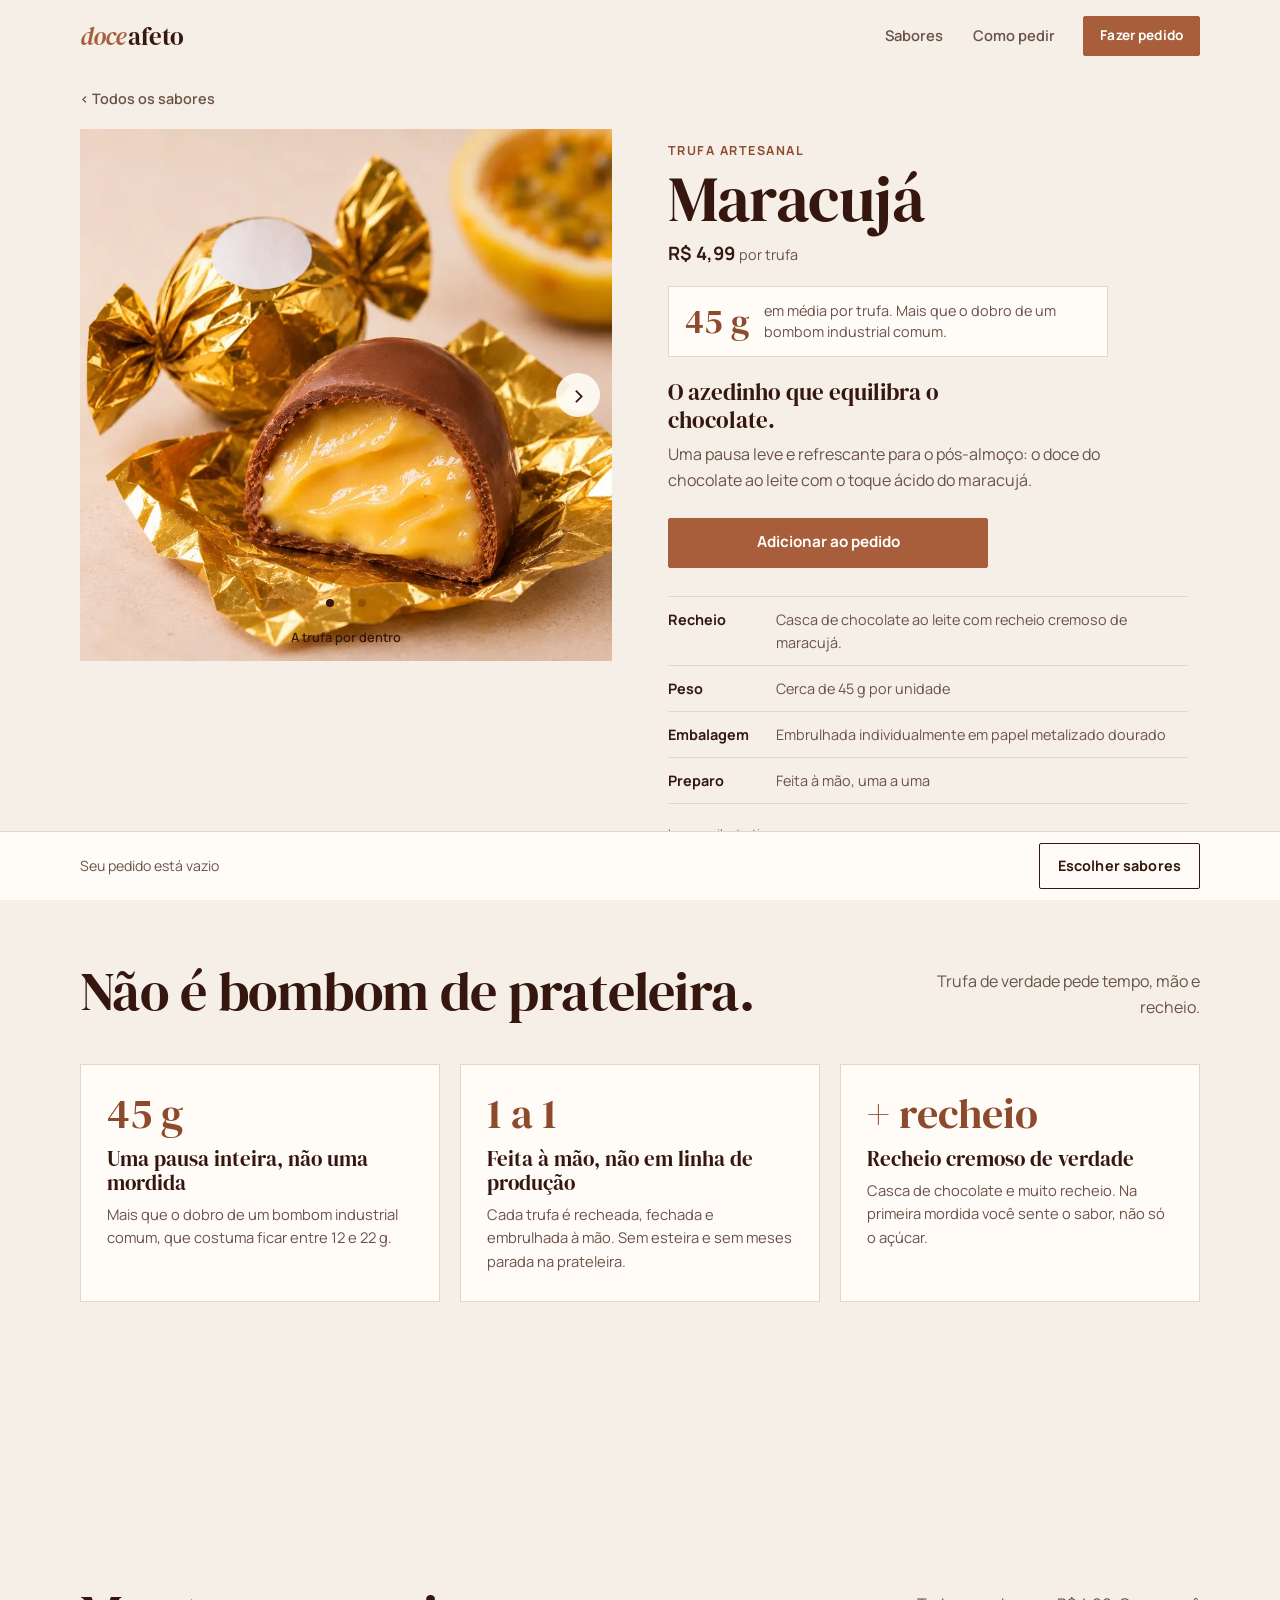
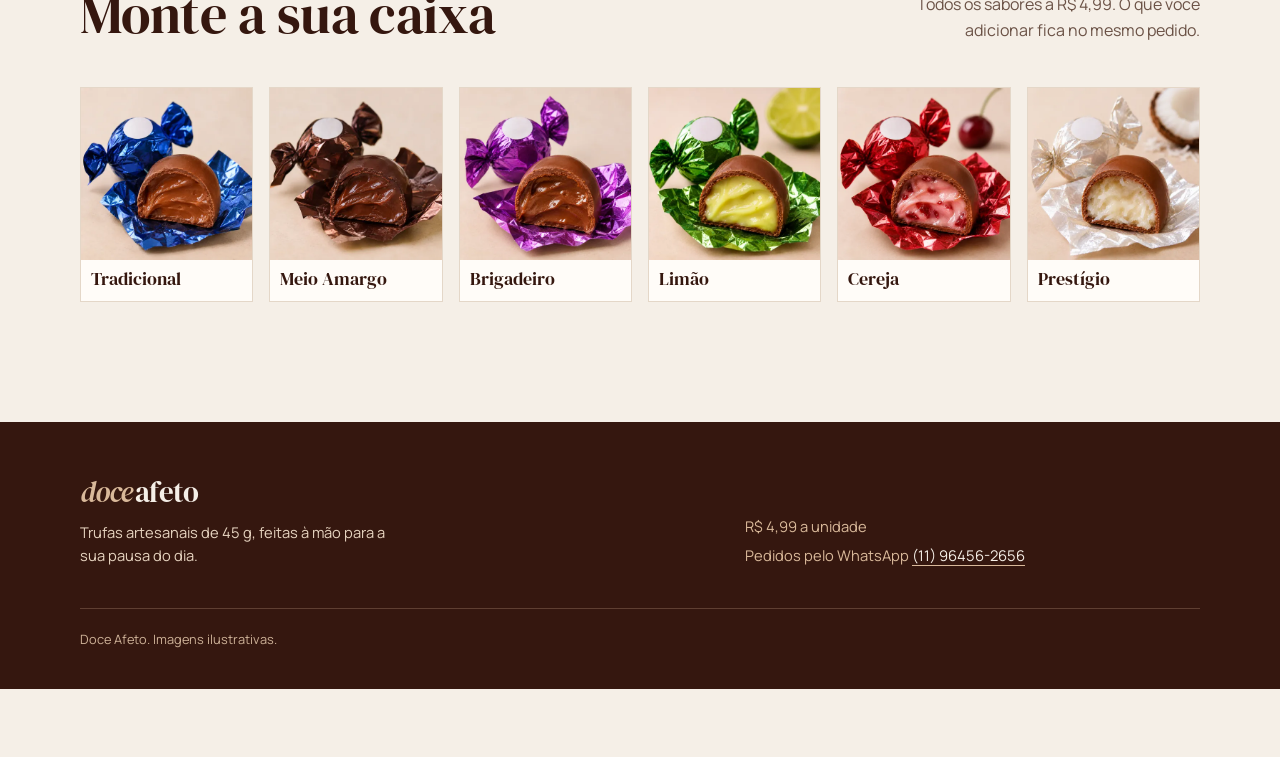
<file: sabor/maracuja.html>
<!DOCTYPE html>
<html lang="pt-BR">
<head>
  <meta charset="UTF-8">
  <meta name="viewport" content="width=device-width, initial-scale=1, viewport-fit=cover">
  <title>Trufa Maracujá | Doce Afeto</title>
  <meta name="description" content="Trufa artesanal sabor Maracujá, com cerca de 45 g, feita à mão. Casca de chocolate ao leite com recheio cremoso de maracujá. R$ 4,99 a unidade, pedido pelo WhatsApp.">
  <meta name="robots" content="index, follow, max-image-preview:large">
  <meta name="theme-color" content="#F5EFE7">
  <meta name="format-detection" content="telephone=no">
  <link rel="canonical" href="https://doce-afeto-liard.vercel.app/sabor/maracuja.html">

  <meta property="og:type" content="product">
  <meta property="og:locale" content="pt_BR">
  <meta property="og:site_name" content="Doce Afeto">
  <meta property="og:url" content="https://doce-afeto-liard.vercel.app/sabor/maracuja.html">
  <meta property="og:title" content="Trufa Maracujá | Doce Afeto">
  <meta property="og:description" content="O azedinho que equilibra o chocolate. Trufa artesanal de 45 g a R$ 4,99.">
  <meta property="og:image" content="https://doce-afeto-liard.vercel.app/img/sabores/maracuja-1200.webp">
  <meta name="twitter:card" content="summary_large_image">

  <link rel="icon" href="data:image/svg+xml,%3Csvg xmlns='http://www.w3.org/2000/svg' viewBox='0 0 64 64'%3E%3Crect width='64' height='64' fill='%2335170F'/%3E%3Ctext x='32' y='45' font-family='Georgia,serif' font-style='italic' font-size='40' fill='%23D9B99A' text-anchor='middle'%3Ed%3C/text%3E%3C/svg%3E">
  <link rel="preload" href="../fonts/dm-serif-display.woff2" as="font" type="font/woff2" crossorigin>
  <link rel="preload" href="../fonts/manrope.woff2" as="font" type="font/woff2" crossorigin>

  <script type="application/ld+json">
  {
    "@context": "https://schema.org",
    "@type": "Product",
    "name": "Trufa artesanal Maracujá",
    "description": "Casca de chocolate ao leite com recheio cremoso de maracujá. Feita à mão, com cerca de 45 g.",
    "image": [
      "https://doce-afeto-liard.vercel.app/img/sabores/maracuja-1200.webp"
    ],
    "brand": {
      "@type": "Brand",
      "name": "Doce Afeto"
    },
    "weight": {
      "@type": "QuantitativeValue",
      "value": 45,
      "unitCode": "GRM"
    },
    "offers": {
      "@type": "Offer",
      "price": "4.99",
      "priceCurrency": "BRL",
      "availability": "https://schema.org/InStock",
      "url": "https://doce-afeto-liard.vercel.app/sabor/maracuja.html"
    }
  }
  </script>

  <link rel="stylesheet" href="../css/style.css">
</head>
<body data-base="../">
  <!-- Página gerada por scripts/gerar-sabores.py: edite os textos lá e rode o script de novo. -->

  <header class="topo" id="topo">
    <div class="wrap">
      <a class="logo" href="../index.html" aria-label="Doce Afeto, início"><em>doce</em>afeto</a>
      <nav aria-label="Principal">
        <a href="../index.html#sabores">Sabores</a>
        <a href="../index.html#como-pedir">Como pedir</a>
        <a class="btn" id="topo-pedido" href="../index.html#sabores">Fazer pedido</a>
      </nav>
    </div>
  </header>

  <main>
    <div class="wrap">
      <a class="voltar" href="../index.html#sabores">&#8249; Todos os sabores</a>
    </div>

    <section class="produto wrap" aria-labelledby="produto-nome">
      <div class="detalhe-galeria">
        <div class="slides" id="produto-slides" tabindex="0" aria-label="Fotos do sabor. Use as setas para trocar.">
          <img src="../img/sabores/maracuja-800.webp" srcset="../img/sabores/maracuja-480.webp 480w, ../img/sabores/maracuja-800.webp 800w, ../img/sabores/maracuja-1200.webp 1200w" sizes="(min-width: 960px) 560px, 100vw" alt="Trufa sabor Maracujá: uma embrulhada em papel dourado e outra cortada mostrando o recheio" width="800" height="800" fetchpriority="high" decoding="async" draggable="false">
          <img src="../img/sabores/maracuja-mao-800.webp" srcset="../img/sabores/maracuja-mao-480.webp 480w, ../img/sabores/maracuja-mao-800.webp 800w, ../img/sabores/maracuja-mao-1200.webp 1200w" sizes="(min-width: 960px) 560px, 100vw" alt="Trufa sabor Maracujá na palma da mão, para referência de tamanho" width="800" height="800" loading="lazy" decoding="async" draggable="false">
        </div>
        <button type="button" class="seta seta-ant" data-ir="-1" aria-label="Foto anterior">&#8249;</button>
        <button type="button" class="seta seta-prox" data-ir="1" aria-label="Próxima foto">&#8250;</button>
        <div class="detalhe-pontos" role="group" aria-label="Escolher foto">
          <button type="button" data-foto="0" aria-label="Foto da trufa" aria-current="true"></button>
          <button type="button" data-foto="1" aria-label="Foto na mão"></button>
        </div>
        <p class="detalhe-legenda" aria-live="polite">A trufa por dentro</p>
      </div>

      <div class="produto-info">
        <p class="produto-rotulo">Trufa artesanal</p>
        <h1 id="produto-nome">Maracujá</h1>
        <p class="detalhe-preco">R$ 4,99 <span>por trufa</span></p>
        <p class="produto-peso"><strong>45 g</strong> <span>em média por trufa. Mais que o dobro de um bombom industrial comum.</span></p>
        <p class="produto-chamada">O azedinho que equilibra o chocolate.</p>
        <p class="produto-pausa">Uma pausa leve e refrescante para o pós-almoço: o doce do chocolate ao leite com o toque ácido do maracujá.</p>

        <div class="detalhe-acao" data-slug="maracuja">
          <button type="button" class="add" data-acao="+" aria-label="Adicionar Maracujá ao pedido">Adicionar ao pedido</button>
          <div class="stepper"><button type="button" data-acao="-" aria-label="Remover uma Maracujá">−</button><output aria-live="polite">0</output><button type="button" data-acao="+" aria-label="Adicionar mais uma Maracujá">+</button></div>
        </div>

        <dl class="produto-ficha">
          <div><dt>Recheio</dt><dd>Casca de chocolate ao leite com recheio cremoso de maracujá.</dd></div>
          <div><dt>Peso</dt><dd>Cerca de 45 g por unidade</dd></div>
          <div><dt>Embalagem</dt><dd>Embrulhada individualmente em papel metalizado dourado</dd></div>
          <div><dt>Preparo</dt><dd>Feita à mão, uma a uma</dd></div>
        </dl>
        <p class="detalhe-nota">Imagens ilustrativas.</p>
      </div>
    </section>

    <section class="secao produto-porque" aria-labelledby="t-porque">
      <div class="wrap">
        <div class="secao-cabeca">
          <h2 id="t-porque">Não é bombom de prateleira.</h2>
          <p>Trufa de verdade pede tempo, mão e recheio.</p>
        </div>
        <ul class="diferencas">
          <li>
            <strong class="dif-num">45 g</strong>
            <h3>Uma pausa inteira, não uma mordida</h3>
            <p>Mais que o dobro de um bombom industrial comum, que costuma ficar entre 12 e 22 g.</p>
          </li>
          <li>
            <strong class="dif-num">1 a 1</strong>
            <h3>Feita à mão, não em linha de produção</h3>
            <p>Cada trufa é recheada, fechada e embrulhada à mão. Sem esteira e sem meses parada na prateleira.</p>
          </li>
          <li>
            <strong class="dif-num">+ recheio</strong>
            <h3>Recheio cremoso de verdade</h3>
            <p>Casca de chocolate e muito recheio. Na primeira mordida você sente o sabor, não só o açúcar.</p>
          </li>
        </ul>
      </div>
    </section>

    <section class="secao outros" aria-labelledby="t-outros">
      <div class="wrap">
        <div class="secao-cabeca">
          <h2 id="t-outros">Monte a sua caixa</h2>
          <p>Todos os sabores a R$ 4,99. O que você adicionar fica no mesmo pedido.</p>
        </div>
        <ul class="outros-lista">
          <li><a href="tradicional.html">
            <img src="../img/sabores/tradicional-480.webp" alt="" width="480" height="480" loading="lazy" decoding="async">
            <span>Tradicional</span>
          </a></li>
          <li><a href="meio-amargo.html">
            <img src="../img/sabores/meio-amargo-480.webp" alt="" width="480" height="480" loading="lazy" decoding="async">
            <span>Meio Amargo</span>
          </a></li>
          <li><a href="brigadeiro.html">
            <img src="../img/sabores/brigadeiro-480.webp" alt="" width="480" height="480" loading="lazy" decoding="async">
            <span>Brigadeiro</span>
          </a></li>
          <li><a href="limao.html">
            <img src="../img/sabores/limao-480.webp" alt="" width="480" height="480" loading="lazy" decoding="async">
            <span>Limão</span>
          </a></li>
          <li><a href="cereja.html">
            <img src="../img/sabores/cereja-480.webp" alt="" width="480" height="480" loading="lazy" decoding="async">
            <span>Cereja</span>
          </a></li>
          <li><a href="prestigio.html">
            <img src="../img/sabores/prestigio-480.webp" alt="" width="480" height="480" loading="lazy" decoding="async">
            <span>Prestígio</span>
          </a></li>
        </ul>
      </div>
    </section>
  </main>

  <footer>
    <div class="wrap">
      <div class="rodape-grid">
        <div>
          <span class="logo" aria-hidden="true"><em>doce</em>afeto</span>
          <p class="rodape-desc">Trufas artesanais de 45 g, feitas à mão para a sua pausa do dia.</p>
        </div>
        <div>
          <p>R$ 4,99 a unidade</p>
          <p>Pedidos pelo WhatsApp <a href="https://wa.me/5511964562656" target="_blank" rel="noopener">(11) 96456-2656</a></p>
        </div>
      </div>
      <p class="rodape-base">Doce Afeto. Imagens ilustrativas.</p>
    </div>
  </footer>

  <dialog class="pedido-dialog" id="pedido-dialog" aria-labelledby="pedido-titulo">
    <form class="pedido-form" id="pedido-form">
      <h2 id="pedido-titulo">Só falta seus dados.</h2>
      <p>Informe seu nome e WhatsApp para registrar o pedido. Depois, você poderá confirmar pelo WhatsApp.</p>
      <label for="cliente-nome">Seu nome
        <input id="cliente-nome" name="nome" autocomplete="name" maxlength="100" required placeholder="Como podemos te chamar?">
      </label>
      <label for="cliente-whatsapp">Seu WhatsApp
        <input id="cliente-whatsapp" name="whatsapp" type="tel" inputmode="tel" autocomplete="tel" maxlength="20" required placeholder="(11) 99999-9999">
      </label>
      <p class="pedido-status" id="pedido-status" role="status" aria-live="polite"></p>
      <div class="pedido-form-acoes">
        <button class="btn btn-linha" type="button" id="pedido-cancelar">Voltar</button>
        <button class="btn" type="submit" id="pedido-confirmar">Registrar e continuar</button>
      </div>
    </form>
  </dialog>

  <div class="barra vazia" id="barra" role="region" aria-label="Seu pedido">
    <div class="wrap">
      <div class="resumo" aria-live="polite">
        <p class="resumo-linha"><span class="resumo-total" id="total">R$ 0,00</span><span class="resumo-qtd" id="qtd"></span></p>
        <span class="resumo-itens" id="itens">Seu pedido está vazio</span>
      </div>
      <a class="btn btn-linha" id="enviar" href="../index.html#sabores">
        <span id="enviar-txt">Escolher sabores</span>
      </a>
    </div>
  </div>

  <script src="../js/main.js"></script>
</body>
</html>
</file>
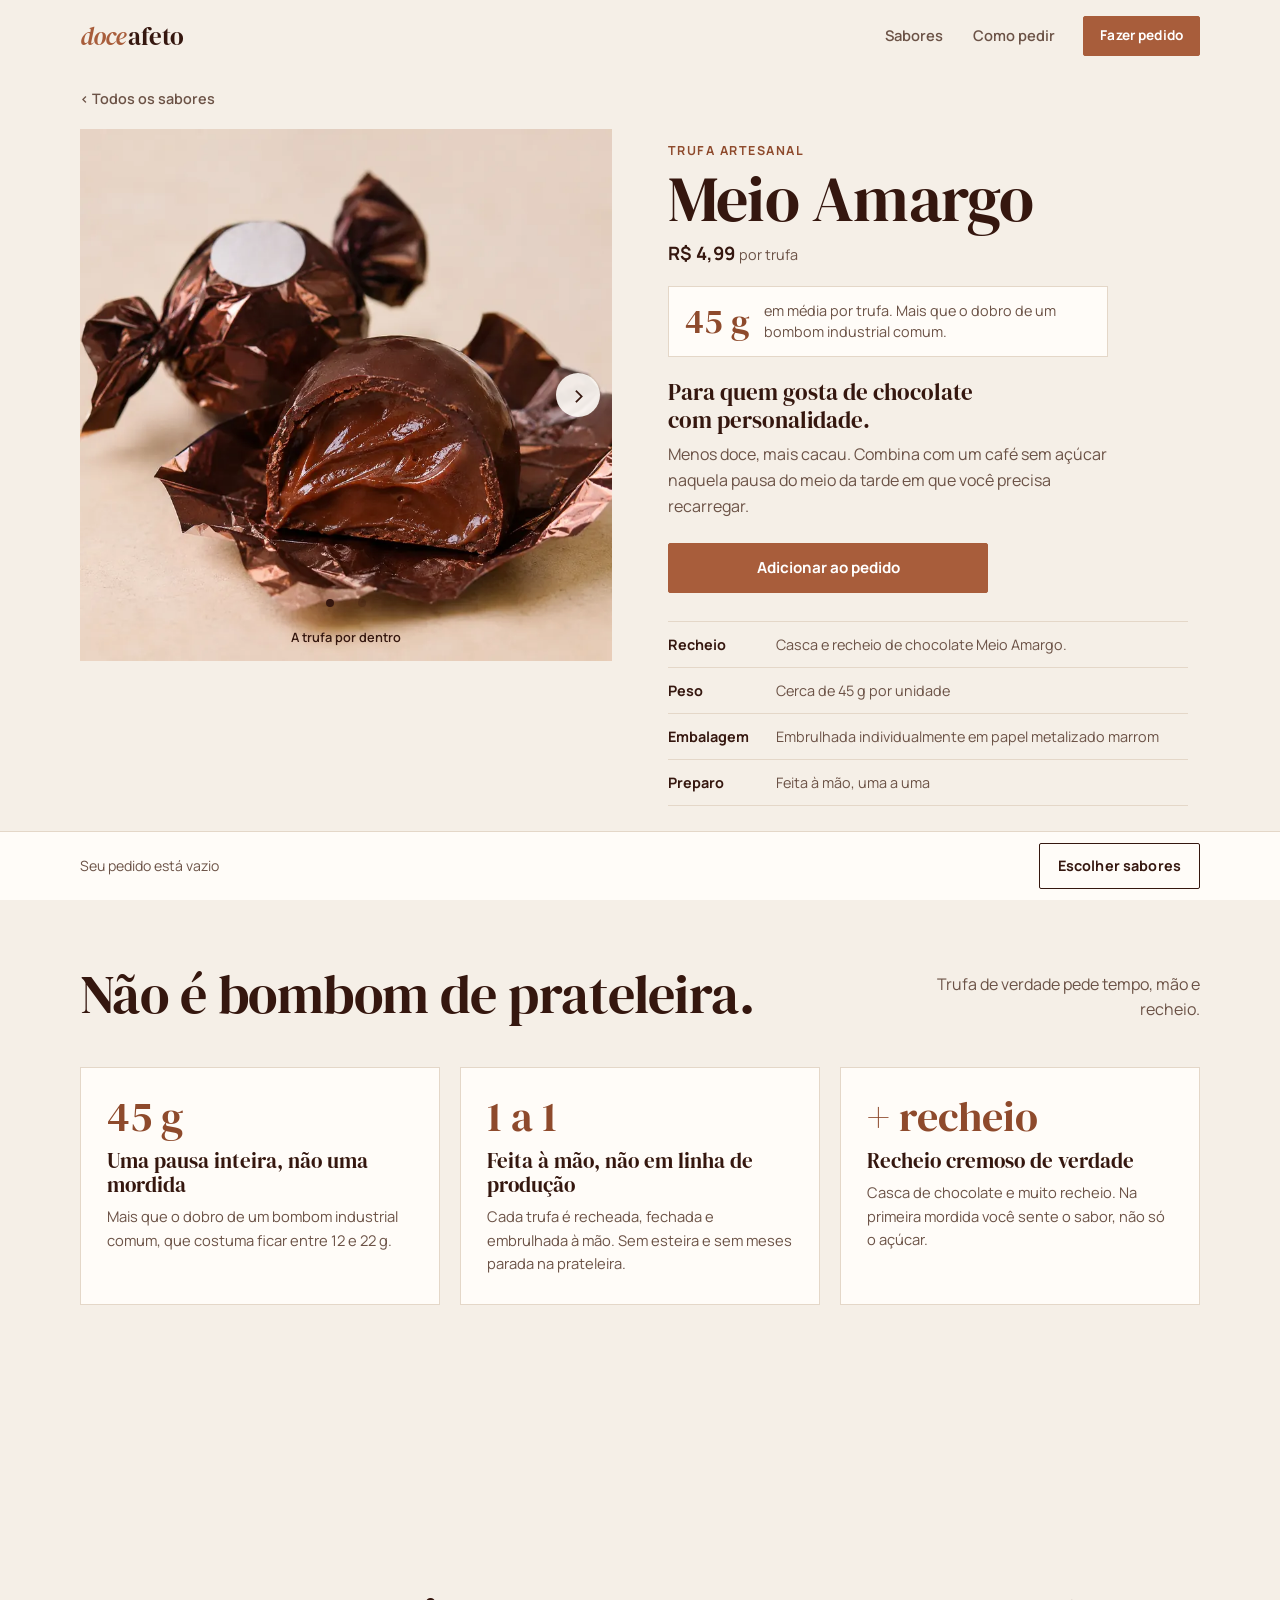
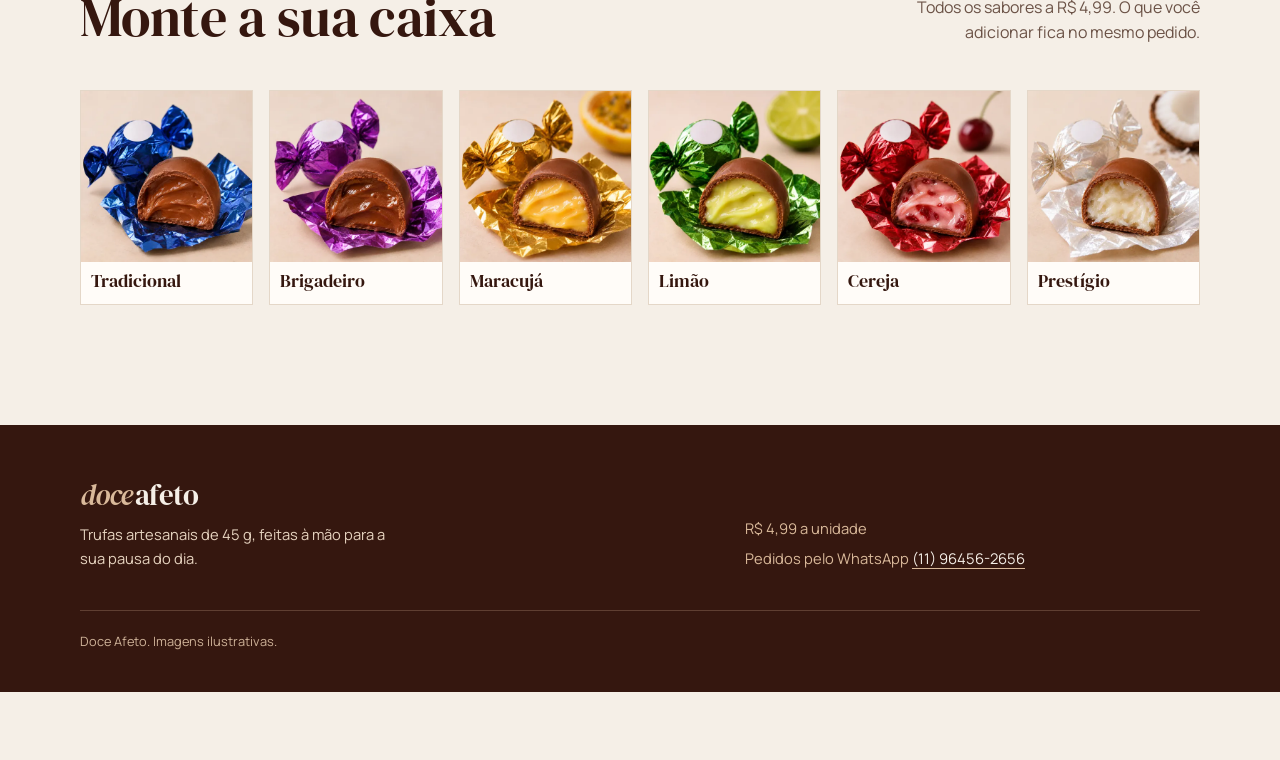
<file: sabor/meio-amargo.html>
<!DOCTYPE html>
<html lang="pt-BR">
<head>
  <meta charset="UTF-8">
  <meta name="viewport" content="width=device-width, initial-scale=1, viewport-fit=cover">
  <title>Trufa Meio Amargo | Doce Afeto</title>
  <meta name="description" content="Trufa artesanal sabor Meio Amargo, com cerca de 45 g, feita à mão. Casca e recheio de chocolate Meio Amargo. R$ 4,99 a unidade, pedido pelo WhatsApp.">
  <meta name="robots" content="index, follow, max-image-preview:large">
  <meta name="theme-color" content="#F5EFE7">
  <meta name="format-detection" content="telephone=no">
  <link rel="canonical" href="https://doce-afeto-liard.vercel.app/sabor/meio-amargo.html">

  <meta property="og:type" content="product">
  <meta property="og:locale" content="pt_BR">
  <meta property="og:site_name" content="Doce Afeto">
  <meta property="og:url" content="https://doce-afeto-liard.vercel.app/sabor/meio-amargo.html">
  <meta property="og:title" content="Trufa Meio Amargo | Doce Afeto">
  <meta property="og:description" content="Para quem gosta de chocolate com personalidade. Trufa artesanal de 45 g a R$ 4,99.">
  <meta property="og:image" content="https://doce-afeto-liard.vercel.app/img/sabores/meio-amargo-1200.webp">
  <meta name="twitter:card" content="summary_large_image">

  <link rel="icon" href="data:image/svg+xml,%3Csvg xmlns='http://www.w3.org/2000/svg' viewBox='0 0 64 64'%3E%3Crect width='64' height='64' fill='%2335170F'/%3E%3Ctext x='32' y='45' font-family='Georgia,serif' font-style='italic' font-size='40' fill='%23D9B99A' text-anchor='middle'%3Ed%3C/text%3E%3C/svg%3E">
  <link rel="preload" href="../fonts/dm-serif-display.woff2" as="font" type="font/woff2" crossorigin>
  <link rel="preload" href="../fonts/manrope.woff2" as="font" type="font/woff2" crossorigin>

  <script type="application/ld+json">
  {
    "@context": "https://schema.org",
    "@type": "Product",
    "name": "Trufa artesanal Meio Amargo",
    "description": "Casca e recheio de chocolate Meio Amargo. Feita à mão, com cerca de 45 g.",
    "image": [
      "https://doce-afeto-liard.vercel.app/img/sabores/meio-amargo-1200.webp"
    ],
    "brand": {
      "@type": "Brand",
      "name": "Doce Afeto"
    },
    "weight": {
      "@type": "QuantitativeValue",
      "value": 45,
      "unitCode": "GRM"
    },
    "offers": {
      "@type": "Offer",
      "price": "4.99",
      "priceCurrency": "BRL",
      "availability": "https://schema.org/InStock",
      "url": "https://doce-afeto-liard.vercel.app/sabor/meio-amargo.html"
    }
  }
  </script>

  <link rel="stylesheet" href="../css/style.css">
</head>
<body data-base="../">
  <!-- Página gerada por scripts/gerar-sabores.py: edite os textos lá e rode o script de novo. -->

  <header class="topo" id="topo">
    <div class="wrap">
      <a class="logo" href="../index.html" aria-label="Doce Afeto, início"><em>doce</em>afeto</a>
      <nav aria-label="Principal">
        <a href="../index.html#sabores">Sabores</a>
        <a href="../index.html#como-pedir">Como pedir</a>
        <a class="btn" id="topo-pedido" href="../index.html#sabores">Fazer pedido</a>
      </nav>
    </div>
  </header>

  <main>
    <div class="wrap">
      <a class="voltar" href="../index.html#sabores">&#8249; Todos os sabores</a>
    </div>

    <section class="produto wrap" aria-labelledby="produto-nome">
      <div class="detalhe-galeria">
        <div class="slides" id="produto-slides" tabindex="0" aria-label="Fotos do sabor. Use as setas para trocar.">
          <img src="../img/sabores/meio-amargo-800.webp" srcset="../img/sabores/meio-amargo-480.webp 480w, ../img/sabores/meio-amargo-800.webp 800w, ../img/sabores/meio-amargo-1200.webp 1200w" sizes="(min-width: 960px) 560px, 100vw" alt="Trufa sabor Meio Amargo: uma embrulhada em papel marrom e outra cortada mostrando o recheio" width="800" height="800" fetchpriority="high" decoding="async" draggable="false">
          <img src="../img/sabores/meio-amargo-mao-800.webp" srcset="../img/sabores/meio-amargo-mao-480.webp 480w, ../img/sabores/meio-amargo-mao-800.webp 800w, ../img/sabores/meio-amargo-mao-1200.webp 1200w" sizes="(min-width: 960px) 560px, 100vw" alt="Trufa sabor Meio Amargo na palma da mão, para referência de tamanho" width="800" height="800" loading="lazy" decoding="async" draggable="false">
        </div>
        <button type="button" class="seta seta-ant" data-ir="-1" aria-label="Foto anterior">&#8249;</button>
        <button type="button" class="seta seta-prox" data-ir="1" aria-label="Próxima foto">&#8250;</button>
        <div class="detalhe-pontos" role="group" aria-label="Escolher foto">
          <button type="button" data-foto="0" aria-label="Foto da trufa" aria-current="true"></button>
          <button type="button" data-foto="1" aria-label="Foto na mão"></button>
        </div>
        <p class="detalhe-legenda" aria-live="polite">A trufa por dentro</p>
      </div>

      <div class="produto-info">
        <p class="produto-rotulo">Trufa artesanal</p>
        <h1 id="produto-nome">Meio Amargo</h1>
        <p class="detalhe-preco">R$ 4,99 <span>por trufa</span></p>
        <p class="produto-peso"><strong>45 g</strong> <span>em média por trufa. Mais que o dobro de um bombom industrial comum.</span></p>
        <p class="produto-chamada">Para quem gosta de chocolate com personalidade.</p>
        <p class="produto-pausa">Menos doce, mais cacau. Combina com um café sem açúcar naquela pausa do meio da tarde em que você precisa recarregar.</p>

        <div class="detalhe-acao" data-slug="meio-amargo">
          <button type="button" class="add" data-acao="+" aria-label="Adicionar Meio Amargo ao pedido">Adicionar ao pedido</button>
          <div class="stepper"><button type="button" data-acao="-" aria-label="Remover uma Meio Amargo">−</button><output aria-live="polite">0</output><button type="button" data-acao="+" aria-label="Adicionar mais uma Meio Amargo">+</button></div>
        </div>

        <dl class="produto-ficha">
          <div><dt>Recheio</dt><dd>Casca e recheio de chocolate Meio Amargo.</dd></div>
          <div><dt>Peso</dt><dd>Cerca de 45 g por unidade</dd></div>
          <div><dt>Embalagem</dt><dd>Embrulhada individualmente em papel metalizado marrom</dd></div>
          <div><dt>Preparo</dt><dd>Feita à mão, uma a uma</dd></div>
        </dl>
        <p class="detalhe-nota">Imagens ilustrativas.</p>
      </div>
    </section>

    <section class="secao produto-porque" aria-labelledby="t-porque">
      <div class="wrap">
        <div class="secao-cabeca">
          <h2 id="t-porque">Não é bombom de prateleira.</h2>
          <p>Trufa de verdade pede tempo, mão e recheio.</p>
        </div>
        <ul class="diferencas">
          <li>
            <strong class="dif-num">45 g</strong>
            <h3>Uma pausa inteira, não uma mordida</h3>
            <p>Mais que o dobro de um bombom industrial comum, que costuma ficar entre 12 e 22 g.</p>
          </li>
          <li>
            <strong class="dif-num">1 a 1</strong>
            <h3>Feita à mão, não em linha de produção</h3>
            <p>Cada trufa é recheada, fechada e embrulhada à mão. Sem esteira e sem meses parada na prateleira.</p>
          </li>
          <li>
            <strong class="dif-num">+ recheio</strong>
            <h3>Recheio cremoso de verdade</h3>
            <p>Casca de chocolate e muito recheio. Na primeira mordida você sente o sabor, não só o açúcar.</p>
          </li>
        </ul>
      </div>
    </section>

    <section class="secao outros" aria-labelledby="t-outros">
      <div class="wrap">
        <div class="secao-cabeca">
          <h2 id="t-outros">Monte a sua caixa</h2>
          <p>Todos os sabores a R$ 4,99. O que você adicionar fica no mesmo pedido.</p>
        </div>
        <ul class="outros-lista">
          <li><a href="tradicional.html">
            <img src="../img/sabores/tradicional-480.webp" alt="" width="480" height="480" loading="lazy" decoding="async">
            <span>Tradicional</span>
          </a></li>
          <li><a href="brigadeiro.html">
            <img src="../img/sabores/brigadeiro-480.webp" alt="" width="480" height="480" loading="lazy" decoding="async">
            <span>Brigadeiro</span>
          </a></li>
          <li><a href="maracuja.html">
            <img src="../img/sabores/maracuja-480.webp" alt="" width="480" height="480" loading="lazy" decoding="async">
            <span>Maracujá</span>
          </a></li>
          <li><a href="limao.html">
            <img src="../img/sabores/limao-480.webp" alt="" width="480" height="480" loading="lazy" decoding="async">
            <span>Limão</span>
          </a></li>
          <li><a href="cereja.html">
            <img src="../img/sabores/cereja-480.webp" alt="" width="480" height="480" loading="lazy" decoding="async">
            <span>Cereja</span>
          </a></li>
          <li><a href="prestigio.html">
            <img src="../img/sabores/prestigio-480.webp" alt="" width="480" height="480" loading="lazy" decoding="async">
            <span>Prestígio</span>
          </a></li>
        </ul>
      </div>
    </section>
  </main>

  <footer>
    <div class="wrap">
      <div class="rodape-grid">
        <div>
          <span class="logo" aria-hidden="true"><em>doce</em>afeto</span>
          <p class="rodape-desc">Trufas artesanais de 45 g, feitas à mão para a sua pausa do dia.</p>
        </div>
        <div>
          <p>R$ 4,99 a unidade</p>
          <p>Pedidos pelo WhatsApp <a href="https://wa.me/5511964562656" target="_blank" rel="noopener">(11) 96456-2656</a></p>
        </div>
      </div>
      <p class="rodape-base">Doce Afeto. Imagens ilustrativas.</p>
    </div>
  </footer>

  <dialog class="pedido-dialog" id="pedido-dialog" aria-labelledby="pedido-titulo">
    <form class="pedido-form" id="pedido-form">
      <h2 id="pedido-titulo">Só falta seus dados.</h2>
      <p>Informe seu nome e WhatsApp para registrar o pedido. Depois, você poderá confirmar pelo WhatsApp.</p>
      <label for="cliente-nome">Seu nome
        <input id="cliente-nome" name="nome" autocomplete="name" maxlength="100" required placeholder="Como podemos te chamar?">
      </label>
      <label for="cliente-whatsapp">Seu WhatsApp
        <input id="cliente-whatsapp" name="whatsapp" type="tel" inputmode="tel" autocomplete="tel" maxlength="20" required placeholder="(11) 99999-9999">
      </label>
      <p class="pedido-status" id="pedido-status" role="status" aria-live="polite"></p>
      <div class="pedido-form-acoes">
        <button class="btn btn-linha" type="button" id="pedido-cancelar">Voltar</button>
        <button class="btn" type="submit" id="pedido-confirmar">Registrar e continuar</button>
      </div>
    </form>
  </dialog>

  <div class="barra vazia" id="barra" role="region" aria-label="Seu pedido">
    <div class="wrap">
      <div class="resumo" aria-live="polite">
        <p class="resumo-linha"><span class="resumo-total" id="total">R$ 0,00</span><span class="resumo-qtd" id="qtd"></span></p>
        <span class="resumo-itens" id="itens">Seu pedido está vazio</span>
      </div>
      <a class="btn btn-linha" id="enviar" href="../index.html#sabores">
        <span id="enviar-txt">Escolher sabores</span>
      </a>
    </div>
  </div>

  <script src="../js/main.js"></script>
</body>
</html>
</file>
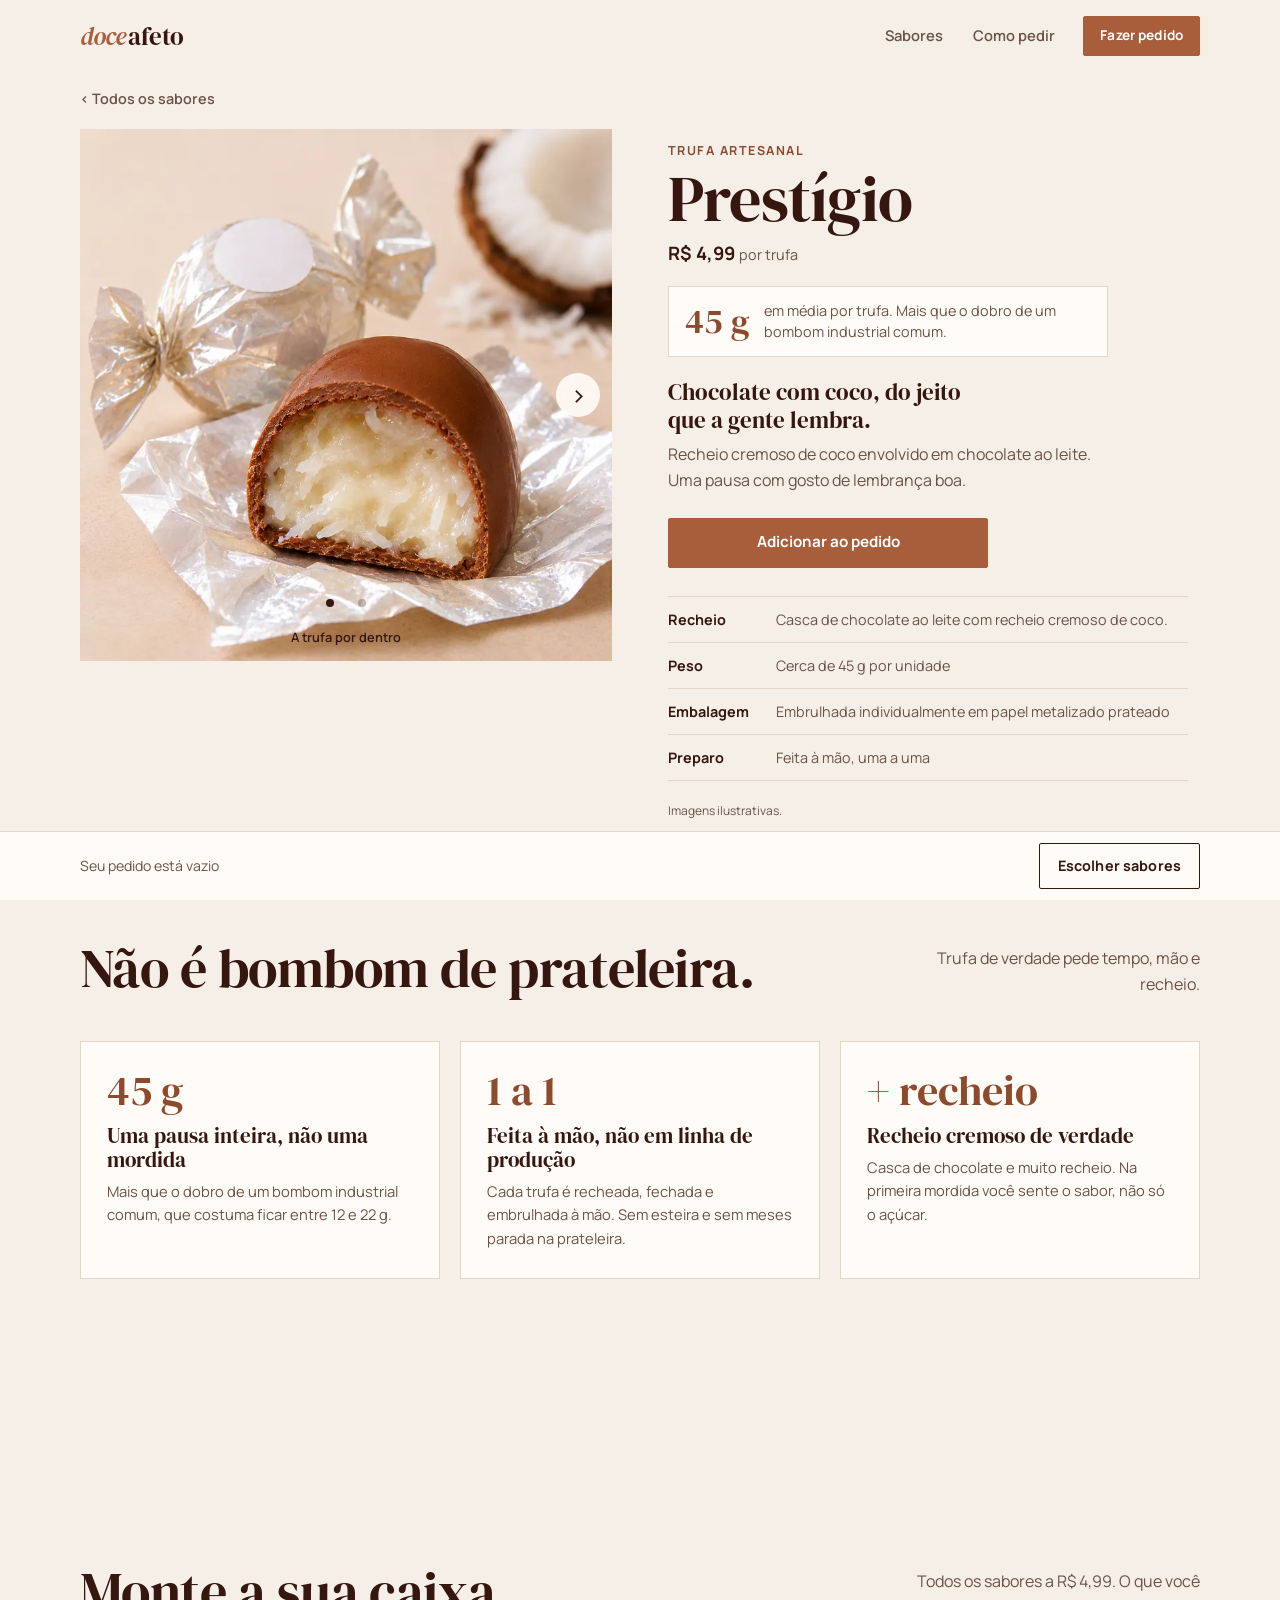
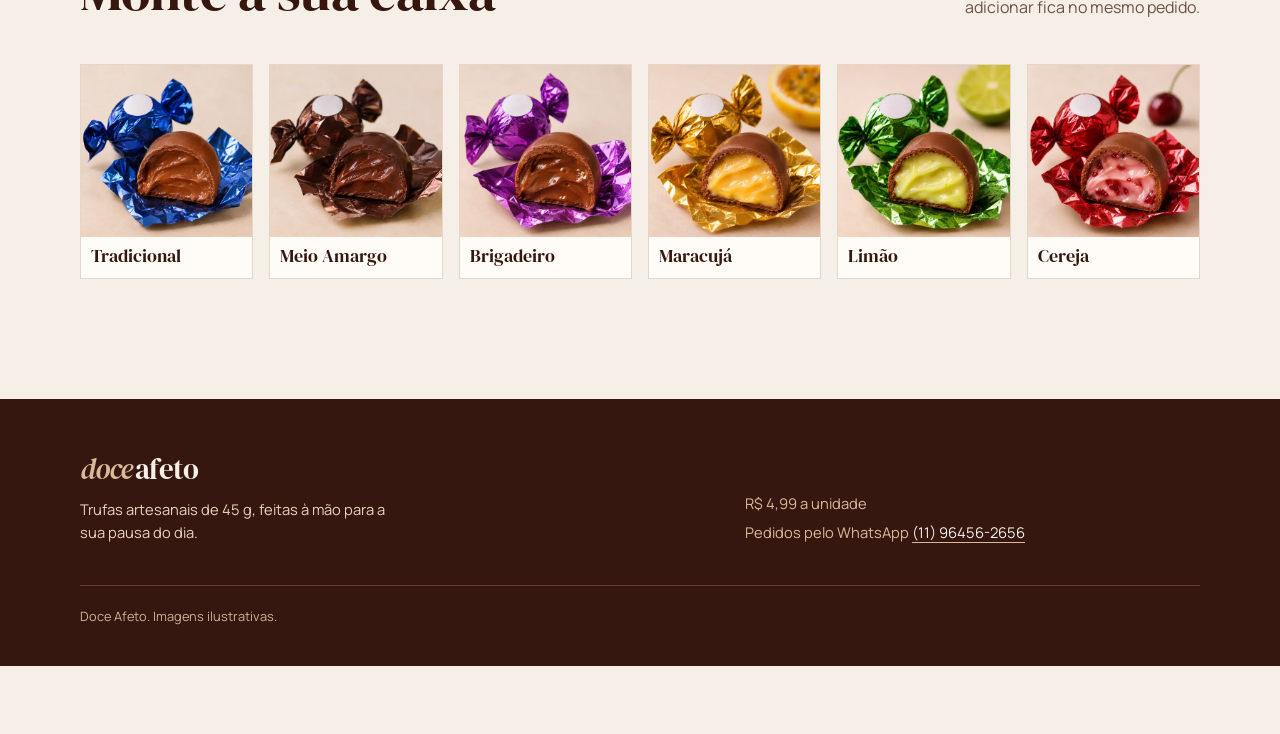
<file: sabor/prestigio.html>
<!DOCTYPE html>
<html lang="pt-BR">
<head>
  <meta charset="UTF-8">
  <meta name="viewport" content="width=device-width, initial-scale=1, viewport-fit=cover">
  <title>Trufa Prestígio | Doce Afeto</title>
  <meta name="description" content="Trufa artesanal sabor Prestígio, com cerca de 45 g, feita à mão. Casca de chocolate ao leite com recheio cremoso de coco. R$ 4,99 a unidade, pedido pelo WhatsApp.">
  <meta name="robots" content="index, follow, max-image-preview:large">
  <meta name="theme-color" content="#F5EFE7">
  <meta name="format-detection" content="telephone=no">
  <link rel="canonical" href="https://doce-afeto-liard.vercel.app/sabor/prestigio.html">

  <meta property="og:type" content="product">
  <meta property="og:locale" content="pt_BR">
  <meta property="og:site_name" content="Doce Afeto">
  <meta property="og:url" content="https://doce-afeto-liard.vercel.app/sabor/prestigio.html">
  <meta property="og:title" content="Trufa Prestígio | Doce Afeto">
  <meta property="og:description" content="Chocolate com coco, do jeito que a gente lembra. Trufa artesanal de 45 g a R$ 4,99.">
  <meta property="og:image" content="https://doce-afeto-liard.vercel.app/img/sabores/prestigio-1200.webp">
  <meta name="twitter:card" content="summary_large_image">

  <link rel="icon" href="data:image/svg+xml,%3Csvg xmlns='http://www.w3.org/2000/svg' viewBox='0 0 64 64'%3E%3Crect width='64' height='64' fill='%2335170F'/%3E%3Ctext x='32' y='45' font-family='Georgia,serif' font-style='italic' font-size='40' fill='%23D9B99A' text-anchor='middle'%3Ed%3C/text%3E%3C/svg%3E">
  <link rel="preload" href="../fonts/dm-serif-display.woff2" as="font" type="font/woff2" crossorigin>
  <link rel="preload" href="../fonts/manrope.woff2" as="font" type="font/woff2" crossorigin>

  <script type="application/ld+json">
  {
    "@context": "https://schema.org",
    "@type": "Product",
    "name": "Trufa artesanal Prestígio",
    "description": "Casca de chocolate ao leite com recheio cremoso de coco. Feita à mão, com cerca de 45 g.",
    "image": [
      "https://doce-afeto-liard.vercel.app/img/sabores/prestigio-1200.webp"
    ],
    "brand": {
      "@type": "Brand",
      "name": "Doce Afeto"
    },
    "weight": {
      "@type": "QuantitativeValue",
      "value": 45,
      "unitCode": "GRM"
    },
    "offers": {
      "@type": "Offer",
      "price": "4.99",
      "priceCurrency": "BRL",
      "availability": "https://schema.org/InStock",
      "url": "https://doce-afeto-liard.vercel.app/sabor/prestigio.html"
    }
  }
  </script>

  <link rel="stylesheet" href="../css/style.css">
</head>
<body data-base="../">
  <!-- Página gerada por scripts/gerar-sabores.py: edite os textos lá e rode o script de novo. -->

  <header class="topo" id="topo">
    <div class="wrap">
      <a class="logo" href="../index.html" aria-label="Doce Afeto, início"><em>doce</em>afeto</a>
      <nav aria-label="Principal">
        <a href="../index.html#sabores">Sabores</a>
        <a href="../index.html#como-pedir">Como pedir</a>
        <a class="btn" id="topo-pedido" href="../index.html#sabores">Fazer pedido</a>
      </nav>
    </div>
  </header>

  <main>
    <div class="wrap">
      <a class="voltar" href="../index.html#sabores">&#8249; Todos os sabores</a>
    </div>

    <section class="produto wrap" aria-labelledby="produto-nome">
      <div class="detalhe-galeria">
        <div class="slides" id="produto-slides" tabindex="0" aria-label="Fotos do sabor. Use as setas para trocar.">
          <img src="../img/sabores/prestigio-800.webp" srcset="../img/sabores/prestigio-480.webp 480w, ../img/sabores/prestigio-800.webp 800w, ../img/sabores/prestigio-1200.webp 1200w" sizes="(min-width: 960px) 560px, 100vw" alt="Trufa sabor Prestígio: uma embrulhada em papel prateado e outra cortada mostrando o recheio" width="800" height="800" fetchpriority="high" decoding="async" draggable="false">
          <img src="../img/sabores/prestigio-mao-800.webp" srcset="../img/sabores/prestigio-mao-480.webp 480w, ../img/sabores/prestigio-mao-800.webp 800w, ../img/sabores/prestigio-mao-1200.webp 1200w" sizes="(min-width: 960px) 560px, 100vw" alt="Trufa sabor Prestígio na palma da mão, para referência de tamanho" width="800" height="800" loading="lazy" decoding="async" draggable="false">
        </div>
        <button type="button" class="seta seta-ant" data-ir="-1" aria-label="Foto anterior">&#8249;</button>
        <button type="button" class="seta seta-prox" data-ir="1" aria-label="Próxima foto">&#8250;</button>
        <div class="detalhe-pontos" role="group" aria-label="Escolher foto">
          <button type="button" data-foto="0" aria-label="Foto da trufa" aria-current="true"></button>
          <button type="button" data-foto="1" aria-label="Foto na mão"></button>
        </div>
        <p class="detalhe-legenda" aria-live="polite">A trufa por dentro</p>
      </div>

      <div class="produto-info">
        <p class="produto-rotulo">Trufa artesanal</p>
        <h1 id="produto-nome">Prestígio</h1>
        <p class="detalhe-preco">R$ 4,99 <span>por trufa</span></p>
        <p class="produto-peso"><strong>45 g</strong> <span>em média por trufa. Mais que o dobro de um bombom industrial comum.</span></p>
        <p class="produto-chamada">Chocolate com coco, do jeito que a gente lembra.</p>
        <p class="produto-pausa">Recheio cremoso de coco envolvido em chocolate ao leite. Uma pausa com gosto de lembrança boa.</p>

        <div class="detalhe-acao" data-slug="prestigio">
          <button type="button" class="add" data-acao="+" aria-label="Adicionar Prestígio ao pedido">Adicionar ao pedido</button>
          <div class="stepper"><button type="button" data-acao="-" aria-label="Remover uma Prestígio">−</button><output aria-live="polite">0</output><button type="button" data-acao="+" aria-label="Adicionar mais uma Prestígio">+</button></div>
        </div>

        <dl class="produto-ficha">
          <div><dt>Recheio</dt><dd>Casca de chocolate ao leite com recheio cremoso de coco.</dd></div>
          <div><dt>Peso</dt><dd>Cerca de 45 g por unidade</dd></div>
          <div><dt>Embalagem</dt><dd>Embrulhada individualmente em papel metalizado prateado</dd></div>
          <div><dt>Preparo</dt><dd>Feita à mão, uma a uma</dd></div>
        </dl>
        <p class="detalhe-nota">Imagens ilustrativas.</p>
      </div>
    </section>

    <section class="secao produto-porque" aria-labelledby="t-porque">
      <div class="wrap">
        <div class="secao-cabeca">
          <h2 id="t-porque">Não é bombom de prateleira.</h2>
          <p>Trufa de verdade pede tempo, mão e recheio.</p>
        </div>
        <ul class="diferencas">
          <li>
            <strong class="dif-num">45 g</strong>
            <h3>Uma pausa inteira, não uma mordida</h3>
            <p>Mais que o dobro de um bombom industrial comum, que costuma ficar entre 12 e 22 g.</p>
          </li>
          <li>
            <strong class="dif-num">1 a 1</strong>
            <h3>Feita à mão, não em linha de produção</h3>
            <p>Cada trufa é recheada, fechada e embrulhada à mão. Sem esteira e sem meses parada na prateleira.</p>
          </li>
          <li>
            <strong class="dif-num">+ recheio</strong>
            <h3>Recheio cremoso de verdade</h3>
            <p>Casca de chocolate e muito recheio. Na primeira mordida você sente o sabor, não só o açúcar.</p>
          </li>
        </ul>
      </div>
    </section>

    <section class="secao outros" aria-labelledby="t-outros">
      <div class="wrap">
        <div class="secao-cabeca">
          <h2 id="t-outros">Monte a sua caixa</h2>
          <p>Todos os sabores a R$ 4,99. O que você adicionar fica no mesmo pedido.</p>
        </div>
        <ul class="outros-lista">
          <li><a href="tradicional.html">
            <img src="../img/sabores/tradicional-480.webp" alt="" width="480" height="480" loading="lazy" decoding="async">
            <span>Tradicional</span>
          </a></li>
          <li><a href="meio-amargo.html">
            <img src="../img/sabores/meio-amargo-480.webp" alt="" width="480" height="480" loading="lazy" decoding="async">
            <span>Meio Amargo</span>
          </a></li>
          <li><a href="brigadeiro.html">
            <img src="../img/sabores/brigadeiro-480.webp" alt="" width="480" height="480" loading="lazy" decoding="async">
            <span>Brigadeiro</span>
          </a></li>
          <li><a href="maracuja.html">
            <img src="../img/sabores/maracuja-480.webp" alt="" width="480" height="480" loading="lazy" decoding="async">
            <span>Maracujá</span>
          </a></li>
          <li><a href="limao.html">
            <img src="../img/sabores/limao-480.webp" alt="" width="480" height="480" loading="lazy" decoding="async">
            <span>Limão</span>
          </a></li>
          <li><a href="cereja.html">
            <img src="../img/sabores/cereja-480.webp" alt="" width="480" height="480" loading="lazy" decoding="async">
            <span>Cereja</span>
          </a></li>
        </ul>
      </div>
    </section>
  </main>

  <footer>
    <div class="wrap">
      <div class="rodape-grid">
        <div>
          <span class="logo" aria-hidden="true"><em>doce</em>afeto</span>
          <p class="rodape-desc">Trufas artesanais de 45 g, feitas à mão para a sua pausa do dia.</p>
        </div>
        <div>
          <p>R$ 4,99 a unidade</p>
          <p>Pedidos pelo WhatsApp <a href="https://wa.me/5511964562656" target="_blank" rel="noopener">(11) 96456-2656</a></p>
        </div>
      </div>
      <p class="rodape-base">Doce Afeto. Imagens ilustrativas.</p>
    </div>
  </footer>

  <dialog class="pedido-dialog" id="pedido-dialog" aria-labelledby="pedido-titulo">
    <form class="pedido-form" id="pedido-form">
      <h2 id="pedido-titulo">Só falta seus dados.</h2>
      <p>Informe seu nome e WhatsApp para registrar o pedido. Depois, você poderá confirmar pelo WhatsApp.</p>
      <label for="cliente-nome">Seu nome
        <input id="cliente-nome" name="nome" autocomplete="name" maxlength="100" required placeholder="Como podemos te chamar?">
      </label>
      <label for="cliente-whatsapp">Seu WhatsApp
        <input id="cliente-whatsapp" name="whatsapp" type="tel" inputmode="tel" autocomplete="tel" maxlength="20" required placeholder="(11) 99999-9999">
      </label>
      <p class="pedido-status" id="pedido-status" role="status" aria-live="polite"></p>
      <div class="pedido-form-acoes">
        <button class="btn btn-linha" type="button" id="pedido-cancelar">Voltar</button>
        <button class="btn" type="submit" id="pedido-confirmar">Registrar e continuar</button>
      </div>
    </form>
  </dialog>

  <div class="barra vazia" id="barra" role="region" aria-label="Seu pedido">
    <div class="wrap">
      <div class="resumo" aria-live="polite">
        <p class="resumo-linha"><span class="resumo-total" id="total">R$ 0,00</span><span class="resumo-qtd" id="qtd"></span></p>
        <span class="resumo-itens" id="itens">Seu pedido está vazio</span>
      </div>
      <a class="btn btn-linha" id="enviar" href="../index.html#sabores">
        <span id="enviar-txt">Escolher sabores</span>
      </a>
    </div>
  </div>

  <script src="../js/main.js"></script>
</body>
</html>
</file>
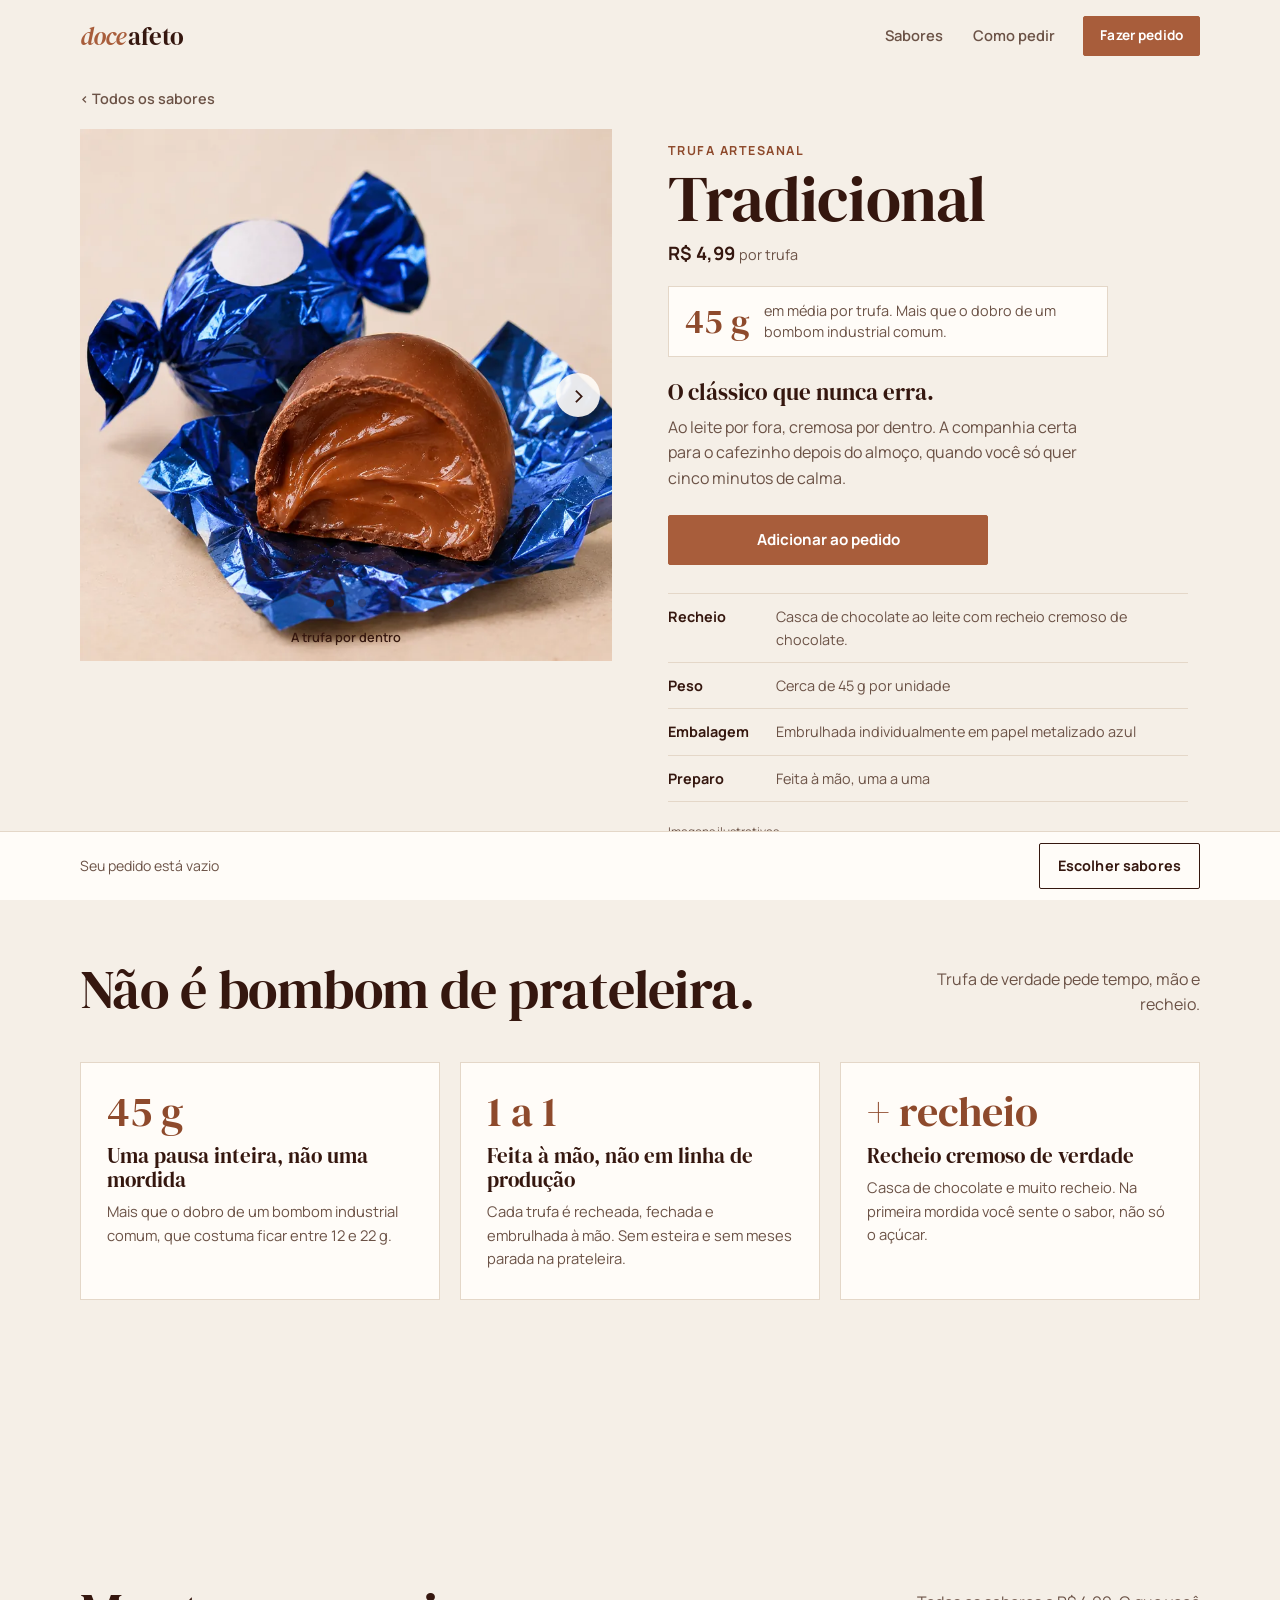
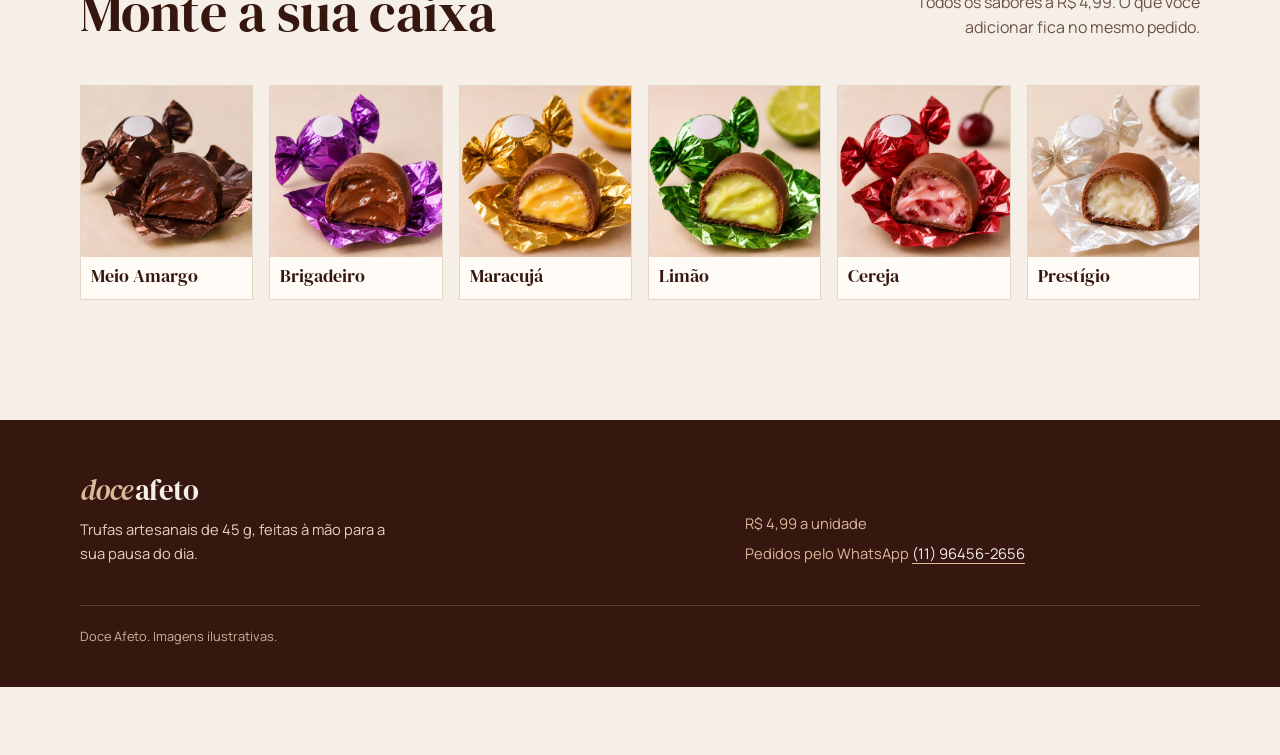
<file: sabor/tradicional.html>
<!DOCTYPE html>
<html lang="pt-BR">
<head>
  <meta charset="UTF-8">
  <meta name="viewport" content="width=device-width, initial-scale=1, viewport-fit=cover">
  <title>Trufa Tradicional | Doce Afeto</title>
  <meta name="description" content="Trufa artesanal sabor Tradicional, com cerca de 45 g, feita à mão. Casca de chocolate ao leite com recheio cremoso de chocolate. R$ 4,99 a unidade, pedido pelo WhatsApp.">
  <meta name="robots" content="index, follow, max-image-preview:large">
  <meta name="theme-color" content="#F5EFE7">
  <meta name="format-detection" content="telephone=no">
  <link rel="canonical" href="https://doce-afeto-liard.vercel.app/sabor/tradicional.html">

  <meta property="og:type" content="product">
  <meta property="og:locale" content="pt_BR">
  <meta property="og:site_name" content="Doce Afeto">
  <meta property="og:url" content="https://doce-afeto-liard.vercel.app/sabor/tradicional.html">
  <meta property="og:title" content="Trufa Tradicional | Doce Afeto">
  <meta property="og:description" content="O clássico que nunca erra. Trufa artesanal de 45 g a R$ 4,99.">
  <meta property="og:image" content="https://doce-afeto-liard.vercel.app/img/sabores/tradicional-1200.webp">
  <meta name="twitter:card" content="summary_large_image">

  <link rel="icon" href="data:image/svg+xml,%3Csvg xmlns='http://www.w3.org/2000/svg' viewBox='0 0 64 64'%3E%3Crect width='64' height='64' fill='%2335170F'/%3E%3Ctext x='32' y='45' font-family='Georgia,serif' font-style='italic' font-size='40' fill='%23D9B99A' text-anchor='middle'%3Ed%3C/text%3E%3C/svg%3E">
  <link rel="preload" href="../fonts/dm-serif-display.woff2" as="font" type="font/woff2" crossorigin>
  <link rel="preload" href="../fonts/manrope.woff2" as="font" type="font/woff2" crossorigin>

  <script type="application/ld+json">
  {
    "@context": "https://schema.org",
    "@type": "Product",
    "name": "Trufa artesanal Tradicional",
    "description": "Casca de chocolate ao leite com recheio cremoso de chocolate. Feita à mão, com cerca de 45 g.",
    "image": [
      "https://doce-afeto-liard.vercel.app/img/sabores/tradicional-1200.webp"
    ],
    "brand": {
      "@type": "Brand",
      "name": "Doce Afeto"
    },
    "weight": {
      "@type": "QuantitativeValue",
      "value": 45,
      "unitCode": "GRM"
    },
    "offers": {
      "@type": "Offer",
      "price": "4.99",
      "priceCurrency": "BRL",
      "availability": "https://schema.org/InStock",
      "url": "https://doce-afeto-liard.vercel.app/sabor/tradicional.html"
    }
  }
  </script>

  <link rel="stylesheet" href="../css/style.css">
</head>
<body data-base="../">
  <!-- Página gerada por scripts/gerar-sabores.py: edite os textos lá e rode o script de novo. -->

  <header class="topo" id="topo">
    <div class="wrap">
      <a class="logo" href="../index.html" aria-label="Doce Afeto, início"><em>doce</em>afeto</a>
      <nav aria-label="Principal">
        <a href="../index.html#sabores">Sabores</a>
        <a href="../index.html#como-pedir">Como pedir</a>
        <a class="btn" id="topo-pedido" href="../index.html#sabores">Fazer pedido</a>
      </nav>
    </div>
  </header>

  <main>
    <div class="wrap">
      <a class="voltar" href="../index.html#sabores">&#8249; Todos os sabores</a>
    </div>

    <section class="produto wrap" aria-labelledby="produto-nome">
      <div class="detalhe-galeria">
        <div class="slides" id="produto-slides" tabindex="0" aria-label="Fotos do sabor. Use as setas para trocar.">
          <img src="../img/sabores/tradicional-800.webp" srcset="../img/sabores/tradicional-480.webp 480w, ../img/sabores/tradicional-800.webp 800w, ../img/sabores/tradicional-1200.webp 1200w" sizes="(min-width: 960px) 560px, 100vw" alt="Trufa sabor Tradicional: uma embrulhada em papel azul e outra cortada mostrando o recheio" width="800" height="800" fetchpriority="high" decoding="async" draggable="false">
          <img src="../img/sabores/tradicional-mao-800.webp" srcset="../img/sabores/tradicional-mao-480.webp 480w, ../img/sabores/tradicional-mao-800.webp 800w, ../img/sabores/tradicional-mao-1200.webp 1200w" sizes="(min-width: 960px) 560px, 100vw" alt="Trufa sabor Tradicional na palma da mão, para referência de tamanho" width="800" height="800" loading="lazy" decoding="async" draggable="false">
        </div>
        <button type="button" class="seta seta-ant" data-ir="-1" aria-label="Foto anterior">&#8249;</button>
        <button type="button" class="seta seta-prox" data-ir="1" aria-label="Próxima foto">&#8250;</button>
        <div class="detalhe-pontos" role="group" aria-label="Escolher foto">
          <button type="button" data-foto="0" aria-label="Foto da trufa" aria-current="true"></button>
          <button type="button" data-foto="1" aria-label="Foto na mão"></button>
        </div>
        <p class="detalhe-legenda" aria-live="polite">A trufa por dentro</p>
      </div>

      <div class="produto-info">
        <p class="produto-rotulo">Trufa artesanal</p>
        <h1 id="produto-nome">Tradicional</h1>
        <p class="detalhe-preco">R$ 4,99 <span>por trufa</span></p>
        <p class="produto-peso"><strong>45 g</strong> <span>em média por trufa. Mais que o dobro de um bombom industrial comum.</span></p>
        <p class="produto-chamada">O clássico que nunca erra.</p>
        <p class="produto-pausa">Ao leite por fora, cremosa por dentro. A companhia certa para o cafezinho depois do almoço, quando você só quer cinco minutos de calma.</p>

        <div class="detalhe-acao" data-slug="tradicional">
          <button type="button" class="add" data-acao="+" aria-label="Adicionar Tradicional ao pedido">Adicionar ao pedido</button>
          <div class="stepper"><button type="button" data-acao="-" aria-label="Remover uma Tradicional">−</button><output aria-live="polite">0</output><button type="button" data-acao="+" aria-label="Adicionar mais uma Tradicional">+</button></div>
        </div>

        <dl class="produto-ficha">
          <div><dt>Recheio</dt><dd>Casca de chocolate ao leite com recheio cremoso de chocolate.</dd></div>
          <div><dt>Peso</dt><dd>Cerca de 45 g por unidade</dd></div>
          <div><dt>Embalagem</dt><dd>Embrulhada individualmente em papel metalizado azul</dd></div>
          <div><dt>Preparo</dt><dd>Feita à mão, uma a uma</dd></div>
        </dl>
        <p class="detalhe-nota">Imagens ilustrativas.</p>
      </div>
    </section>

    <section class="secao produto-porque" aria-labelledby="t-porque">
      <div class="wrap">
        <div class="secao-cabeca">
          <h2 id="t-porque">Não é bombom de prateleira.</h2>
          <p>Trufa de verdade pede tempo, mão e recheio.</p>
        </div>
        <ul class="diferencas">
          <li>
            <strong class="dif-num">45 g</strong>
            <h3>Uma pausa inteira, não uma mordida</h3>
            <p>Mais que o dobro de um bombom industrial comum, que costuma ficar entre 12 e 22 g.</p>
          </li>
          <li>
            <strong class="dif-num">1 a 1</strong>
            <h3>Feita à mão, não em linha de produção</h3>
            <p>Cada trufa é recheada, fechada e embrulhada à mão. Sem esteira e sem meses parada na prateleira.</p>
          </li>
          <li>
            <strong class="dif-num">+ recheio</strong>
            <h3>Recheio cremoso de verdade</h3>
            <p>Casca de chocolate e muito recheio. Na primeira mordida você sente o sabor, não só o açúcar.</p>
          </li>
        </ul>
      </div>
    </section>

    <section class="secao outros" aria-labelledby="t-outros">
      <div class="wrap">
        <div class="secao-cabeca">
          <h2 id="t-outros">Monte a sua caixa</h2>
          <p>Todos os sabores a R$ 4,99. O que você adicionar fica no mesmo pedido.</p>
        </div>
        <ul class="outros-lista">
          <li><a href="meio-amargo.html">
            <img src="../img/sabores/meio-amargo-480.webp" alt="" width="480" height="480" loading="lazy" decoding="async">
            <span>Meio Amargo</span>
          </a></li>
          <li><a href="brigadeiro.html">
            <img src="../img/sabores/brigadeiro-480.webp" alt="" width="480" height="480" loading="lazy" decoding="async">
            <span>Brigadeiro</span>
          </a></li>
          <li><a href="maracuja.html">
            <img src="../img/sabores/maracuja-480.webp" alt="" width="480" height="480" loading="lazy" decoding="async">
            <span>Maracujá</span>
          </a></li>
          <li><a href="limao.html">
            <img src="../img/sabores/limao-480.webp" alt="" width="480" height="480" loading="lazy" decoding="async">
            <span>Limão</span>
          </a></li>
          <li><a href="cereja.html">
            <img src="../img/sabores/cereja-480.webp" alt="" width="480" height="480" loading="lazy" decoding="async">
            <span>Cereja</span>
          </a></li>
          <li><a href="prestigio.html">
            <img src="../img/sabores/prestigio-480.webp" alt="" width="480" height="480" loading="lazy" decoding="async">
            <span>Prestígio</span>
          </a></li>
        </ul>
      </div>
    </section>
  </main>

  <footer>
    <div class="wrap">
      <div class="rodape-grid">
        <div>
          <span class="logo" aria-hidden="true"><em>doce</em>afeto</span>
          <p class="rodape-desc">Trufas artesanais de 45 g, feitas à mão para a sua pausa do dia.</p>
        </div>
        <div>
          <p>R$ 4,99 a unidade</p>
          <p>Pedidos pelo WhatsApp <a href="https://wa.me/5511964562656" target="_blank" rel="noopener">(11) 96456-2656</a></p>
        </div>
      </div>
      <p class="rodape-base">Doce Afeto. Imagens ilustrativas.</p>
    </div>
  </footer>

  <dialog class="pedido-dialog" id="pedido-dialog" aria-labelledby="pedido-titulo">
    <form class="pedido-form" id="pedido-form">
      <h2 id="pedido-titulo">Só falta seus dados.</h2>
      <p>Informe seu nome e WhatsApp para registrar o pedido. Depois, você poderá confirmar pelo WhatsApp.</p>
      <label for="cliente-nome">Seu nome
        <input id="cliente-nome" name="nome" autocomplete="name" maxlength="100" required placeholder="Como podemos te chamar?">
      </label>
      <label for="cliente-whatsapp">Seu WhatsApp
        <input id="cliente-whatsapp" name="whatsapp" type="tel" inputmode="tel" autocomplete="tel" maxlength="20" required placeholder="(11) 99999-9999">
      </label>
      <p class="pedido-status" id="pedido-status" role="status" aria-live="polite"></p>
      <div class="pedido-form-acoes">
        <button class="btn btn-linha" type="button" id="pedido-cancelar">Voltar</button>
        <button class="btn" type="submit" id="pedido-confirmar">Registrar e continuar</button>
      </div>
    </form>
  </dialog>

  <div class="barra vazia" id="barra" role="region" aria-label="Seu pedido">
    <div class="wrap">
      <div class="resumo" aria-live="polite">
        <p class="resumo-linha"><span class="resumo-total" id="total">R$ 0,00</span><span class="resumo-qtd" id="qtd"></span></p>
        <span class="resumo-itens" id="itens">Seu pedido está vazio</span>
      </div>
      <a class="btn btn-linha" id="enviar" href="../index.html#sabores">
        <span id="enviar-txt">Escolher sabores</span>
      </a>
    </div>
  </div>

  <script src="../js/main.js"></script>
</body>
</html>
</file>
<file: css/style.css>
/* ================= Fontes (auto-hospedadas, só o subconjunto latino) ================= */
@font-face { font-family: "DM Serif Display"; src: url("../fonts/dm-serif-display.woff2") format("woff2"); font-weight: 400; font-style: normal; font-display: swap; }
@font-face { font-family: "DM Serif Display"; src: url("../fonts/dm-serif-display-italic.woff2") format("woff2"); font-weight: 400; font-style: italic; font-display: swap; }
@font-face { font-family: "Manrope"; src: url("../fonts/manrope.woff2") format("woff2"); font-weight: 200 800; font-style: normal; font-display: swap; }

/* ================= Tokens ================= */
:root {
  --chocolate: #35170F;      /* títulos, institucional */
  --marrom: #562719;         /* apoio */
  --creme: #F5EFE7;          /* fundo principal */
  --branco: #FFFCF8;         /* superfícies de conteúdo */
  --caramelo: #D9B99A;       /* detalhes */
  --cobre: #A85D3B;          /* ação principal */
  --cobre-escuro: #8E4A2C;   /* hover e texto em cobre sobre fundo claro */
  --texto: #35170F;
  --texto-suave: #6B5246;
  --linha: #E4D7C8;
  --rotulo: #EEE4D7;

  --serif: "DM Serif Display", Georgia, "Times New Roman", serif;
  --sans: "Manrope", system-ui, -apple-system, "Segoe UI", sans-serif;

  --max: 1200px;
  --gutter: 20px;
  --topo-h: 64px;
  --barra-h: 68px;
  --raio: 2px;
}

/* ================= Base ================= */
*, *::before, *::after { box-sizing: border-box; }
html, body { max-width: 100%; overflow-x: hidden; overflow-x: clip; }
html { scroll-behavior: smooth; scroll-padding-top: calc(var(--topo-h) + 8px); -webkit-text-size-adjust: 100%; }
body {
  margin: 0; min-width: 320px;
  padding-bottom: calc(var(--barra-h) + env(safe-area-inset-bottom));
  background: var(--creme); color: var(--texto);
  font: 400 1rem/1.6 var(--sans);
  -webkit-font-smoothing: antialiased; -webkit-tap-highlight-color: transparent;
}
img { display: block; max-width: 100%; height: auto; }
a { color: inherit; }
button { font: inherit; color: inherit; }
h1, h2, h3 { font-family: var(--serif); font-weight: 400; margin: 0; color: var(--chocolate); }
p { margin: 0; }
:focus-visible { outline: 2px solid var(--cobre); outline-offset: 3px; }
.sr-only { position: absolute; width: 1px; height: 1px; overflow: hidden; clip: rect(0 0 0 0); white-space: nowrap; }
@media (prefers-reduced-motion: reduce) { html { scroll-behavior: auto; } *, *::before, *::after { transition: none !important; } }

.wrap { width: 100%; max-width: var(--max); margin: 0 auto; padding: 0 var(--gutter); }

/* ================= Marca ================= */
.logo {
  display: inline-flex; align-items: baseline;
  font-family: var(--serif); font-size: 1.55rem; line-height: 1; letter-spacing: -.02em;
  color: var(--chocolate); text-decoration: none;
}
.logo em { font-style: italic; color: var(--cobre); margin-right: .1em; letter-spacing: -.035em; }

/* ================= Botões ================= */
.btn {
  display: inline-flex; align-items: center; justify-content: center; gap: 10px;
  min-height: 50px; padding: 0 26px; border: 1px solid var(--cobre); border-radius: var(--raio);
  background: var(--cobre); color: #fff; text-decoration: none; cursor: pointer;
  font: 700 .95rem/1 var(--sans); letter-spacing: .01em;
  transition: background-color .2s, border-color .2s, color .2s; touch-action: manipulation;
}
.btn:hover { background: var(--cobre-escuro); border-color: var(--cobre-escuro); }
.btn-linha { background: transparent; color: var(--chocolate); border-color: var(--chocolate); }
.btn-linha:hover { background: var(--chocolate); border-color: var(--chocolate); color: var(--creme); }
.btn svg { width: 18px; height: 18px; flex: none; }
.link {
  display: inline-flex; align-items: center; gap: 8px; min-height: 44px;
  font-weight: 700; font-size: .95rem; color: var(--chocolate);
  text-decoration: underline; text-decoration-color: var(--caramelo); text-decoration-thickness: 1px; text-underline-offset: 6px;
  transition: text-decoration-color .2s;
}
.link:hover { text-decoration-color: var(--chocolate); }
.link svg { width: 18px; height: 18px; color: var(--cobre); }

/* ================= Header ================= */
.topo {
  position: sticky; top: 0; z-index: 30;
  background: var(--creme); border-bottom: 1px solid transparent;
  transition: background-color .25s, border-color .25s;
}
.topo.rolou { background: var(--branco); border-bottom-color: var(--linha); }
.topo .wrap { display: flex; align-items: center; justify-content: space-between; height: var(--topo-h); gap: 16px; }
.topo nav { display: flex; align-items: center; gap: 6px; }
.topo nav a:not(.btn) {
  display: inline-flex; align-items: center; min-height: 44px; padding: 0 8px;
  font-size: .9rem; font-weight: 600; color: var(--texto-suave); text-decoration: none; transition: color .2s;
}
.topo nav a:not(.btn):hover { color: var(--chocolate); }
.topo .btn { display: none; min-height: 40px; padding: 0 16px; font-size: .85rem; margin-left: 10px; }

/* ================= Hero ================= */
.hero { display: grid; }
.hero-foto { position: relative; order: -1; aspect-ratio: 16 / 7.5; overflow: hidden; background: var(--marrom); margin: 0; }
.hero-foto img { width: 100%; height: 100%; object-fit: cover; object-position: 62% 35%; }
.legenda { position: absolute; right: 10px; bottom: 8px; font-size: .7rem; color: rgba(255,252,248,.78); }
.hero-texto { padding: 18px var(--gutter) 20px; max-width: 640px; }
h1 { font-size: clamp(1.85rem, 7.8vw, 3.9rem); line-height: 1.03; letter-spacing: -.012em; max-width: 18ch; text-wrap: balance; }
.hero-sub { margin-top: 10px; max-width: 36ch; font-size: 1.1rem; color: var(--texto-suave); }
.hero-preco {
  display: flex; align-items: baseline; gap: 10px; margin-top: 16px; padding-top: 14px;
  border-top: 1px solid var(--linha); max-width: 320px;
}
.hero-preco strong { font-size: 1.6rem; font-weight: 700; letter-spacing: -.01em; }
.hero-preco span { color: var(--texto-suave); font-size: .95rem; }
.hero-acoes { display: flex; flex-wrap: wrap; align-items: center; gap: 6px 22px; margin-top: 14px; }

/* ================= Seções ================= */
.secao { padding: 72px 0; }
.secao-cabeca { display: grid; gap: 10px; margin-bottom: 32px; }
h2 { font-size: clamp(2.1rem, 7vw, 3.4rem); line-height: 1.05; letter-spacing: -.01em; }
.secao-cabeca p { color: var(--texto-suave); max-width: 46ch; }
/* sabores logo após o hero: menos respiro no topo para aparecer na primeira dobra */
#sabores { padding-top: 28px; }
#sabores .secao-cabeca { margin-bottom: 18px; }
/* celular: esconde o subtítulo do hero para os produtos entrarem na primeira dobra */
@media (max-width: 639px) { .hero-sub { display: none; } .hero-preco { margin-top: 14px; } }

/* ================= Sabores ================= */
.sabores { list-style: none; margin: 0; padding: 0; display: grid; grid-template-columns: repeat(2, minmax(0, 1fr)); gap: 12px; }
.sabor {
  display: flex; flex-direction: column;
  background: var(--branco); border: 1px solid var(--linha); border-radius: var(--raio);
  transition: border-color .2s, box-shadow .2s;
}
.sabor.ativo { border-color: var(--cobre); box-shadow: inset 0 0 0 1px var(--cobre); }

/* Mini slider do card: trufa e trufa na mão (arrasta no celular, troca ao passar o mouse no desktop) */
.sabor-galeria { position: relative; aspect-ratio: 1; overflow: hidden; background: var(--rotulo); cursor: pointer; }
.slides { display: flex; height: 100%; overflow-x: auto; scroll-snap-type: x mandatory; scroll-behavior: smooth; scrollbar-width: none; overscroll-behavior-x: contain; }
.slides::-webkit-scrollbar { display: none; }
.slides img { flex: 0 0 100%; width: 100%; height: 100%; object-fit: cover; scroll-snap-align: start; user-select: none; -webkit-user-drag: none; }
.pontos { position: absolute; left: 50%; bottom: 10px; transform: translateX(-50%); display: flex; gap: 6px; }
.pontos i { width: 6px; height: 6px; border-radius: 50%; background: rgba(53,23,15,.25); transition: background-color .2s; }
.pontos i.on { background: var(--chocolate); }
.no-pedido {
  position: absolute; top: 10px; left: 10px; z-index: 1; display: none;
  padding: 5px 9px; background: var(--chocolate); color: var(--creme);
  font-size: .75rem; font-weight: 700; line-height: 1;
}
.sabor.ativo .no-pedido { display: block; }

.sabor-corpo { display: flex; flex-direction: column; flex: 1; padding: 14px 12px 12px; }
.sabor h3 { font-size: 1.3rem; line-height: 1.1; }
.abrir {
  color: inherit;
  text-decoration: underline; text-decoration-color: transparent; text-underline-offset: 5px; text-decoration-thickness: 1px;
  transition: text-decoration-color .2s;
}
.abrir:hover { text-decoration-color: var(--caramelo); }
.sabor-desc { margin-top: 6px; font-size: .85rem; line-height: 1.45; color: var(--texto-suave); }
.sabor-acao { display: grid; gap: 10px; margin-top: auto; padding-top: 14px; }
.preco { font-weight: 700; font-size: .95rem; }
.add, .stepper { height: 44px; border-radius: var(--raio); }
.add {
  width: 100%; border: 1px solid var(--chocolate); background: transparent; color: var(--chocolate);
  font-weight: 700; font-size: .875rem; cursor: pointer; touch-action: manipulation; transition: background-color .2s, color .2s;
}
.add:hover { background: var(--chocolate); color: var(--creme); }
.stepper { display: none; align-items: center; justify-content: space-between; background: var(--chocolate); color: var(--creme); }
.ativo .add { display: none; }
.ativo .stepper { display: flex; }
.stepper button {
  width: 44px; height: 44px; border: 0; background: transparent; color: var(--caramelo);
  font-size: 1.3rem; font-weight: 600; line-height: 1; cursor: pointer; touch-action: manipulation;
}
.stepper button:hover { color: #fff; }
.stepper output { font-weight: 700; font-variant-numeric: tabular-nums; }

/* ================= Página do sabor ================= */
.detalhe-galeria { position: relative; min-width: 0; aspect-ratio: 1; overflow: hidden; background: var(--rotulo); }
.detalhe-galeria .slides { height: 100%; }
.detalhe-galeria .slides:focus-visible { outline-offset: -4px; }
.seta {
  position: absolute; top: 50%; transform: translateY(-50%); width: 44px; height: 44px; border: 0; border-radius: 50%;
  background: rgba(255,252,248,.9); color: var(--chocolate); font-size: 1.7rem; line-height: 1; cursor: pointer; display: grid; place-items: center;
}
.seta:disabled { opacity: 0; pointer-events: none; }
.seta-ant { left: 12px; } .seta-prox { right: 12px; }
.detalhe-pontos { position: absolute; left: 50%; bottom: 44px; transform: translateX(-50%); display: flex; gap: 4px; }
.detalhe-pontos button { width: 28px; height: 28px; padding: 0; border: 0; background: none; cursor: pointer; display: grid; place-items: center; }
.detalhe-pontos button::before { content: ""; width: 8px; height: 8px; border-radius: 50%; background: rgba(53,23,15,.28); }
.detalhe-pontos button[aria-current="true"]::before { background: var(--chocolate); }
.detalhe-legenda { position: absolute; left: 0; right: 0; bottom: 14px; text-align: center; font-size: .8rem; font-weight: 600; color: var(--chocolate); }
.detalhe-preco { margin-top: 8px; font-weight: 700; font-size: 1.15rem; }
.detalhe-preco span { font-weight: 400; font-size: .9rem; color: var(--texto-suave); }
.detalhe-acao { margin-top: 24px; max-width: 320px; }
.detalhe-acao .add { background: var(--cobre); border-color: var(--cobre); color: #fff; height: 50px; font-size: .95rem; }
.detalhe-acao .add:hover { background: var(--cobre-escuro); border-color: var(--cobre-escuro); }
.detalhe-acao .stepper { height: 50px; }
.detalhe-nota { margin-top: 20px; font-size: .75rem; color: var(--texto-suave); }
.voltar {
  display: inline-flex; align-items: center; gap: 6px; min-height: 44px; margin: 4px 0 8px;
  font-size: .9rem; font-weight: 600; color: var(--texto-suave); text-decoration: none;
}
.voltar:hover { color: var(--chocolate); }
.produto { display: grid; gap: 0; }
.produto .detalhe-galeria { margin: 0 calc(var(--gutter) * -1); }
.produto-info { padding: 24px 0 8px; }
.produto-rotulo { font-size: .78rem; font-weight: 700; letter-spacing: .12em; text-transform: uppercase; color: var(--cobre-escuro); }
.produto-info h1 { margin-top: 6px; font-size: clamp(2.4rem, 10vw, 4rem); line-height: 1; }
.produto-peso {
  display: flex; align-items: center; gap: 14px; margin-top: 18px; padding: 14px 16px;
  background: var(--branco); border: 1px solid var(--linha); max-width: 440px;
}
.produto-peso strong { font-family: var(--serif); font-weight: 400; font-size: 2.2rem; line-height: 1; color: var(--cobre-escuro); white-space: nowrap; }
.produto-peso span { font-size: .9rem; line-height: 1.4; color: var(--texto-suave); }
.produto-chamada { margin-top: 22px; font-family: var(--serif); font-size: 1.45rem; line-height: 1.2; color: var(--chocolate); max-width: 26ch; }
.produto-pausa { margin-top: 8px; color: var(--texto-suave); max-width: 44ch; }
.produto-ficha { margin: 28px 0 0; display: grid; border-top: 1px solid var(--linha); max-width: 520px; }
.produto-ficha div { display: grid; grid-template-columns: 96px 1fr; gap: 12px; padding: 11px 0; border-bottom: 1px solid var(--linha); font-size: .9rem; }
.produto-ficha dt { font-weight: 700; }
.produto-ficha dd { margin: 0; color: var(--texto-suave); }
.produto-porque { padding-bottom: 0; }

/* Outros sabores */
.outros-lista { list-style: none; margin: 0; padding: 0; display: grid; grid-template-columns: repeat(3, minmax(0, 1fr)); gap: 10px; }
.outros-lista a { display: block; text-decoration: none; background: var(--branco); border: 1px solid var(--linha); transition: border-color .2s; }
.outros-lista a:hover { border-color: var(--cobre); }
.outros-lista img { aspect-ratio: 1; width: 100%; object-fit: cover; background: var(--rotulo); }
.outros-lista span { display: block; padding: 10px 10px 12px; font-family: var(--serif); font-size: 1.1rem; line-height: 1.1; color: var(--chocolate); }

/* ================= Por que é diferente ================= */
.diferencas { list-style: none; margin: 0 0 32px; padding: 0; display: grid; gap: 12px; }
.diferencas li { padding: 22px 20px; background: var(--branco); border: 1px solid var(--linha); }
.dif-num { display: block; font-family: var(--serif); font-weight: 400; font-size: 2.6rem; line-height: 1; color: var(--cobre-escuro); }
.diferencas h3 { margin-top: 12px; font-size: 1.3rem; line-height: 1.15; }
.diferencas p { margin-top: 8px; font-size: .92rem; color: var(--texto-suave); }

/* Selo de peso (hero e cards) */
.peso {
  display: inline-block; padding: 3px 7px; border: 1px solid var(--caramelo); border-radius: var(--raio);
  font-size: .72rem; font-weight: 700; letter-spacing: .02em; color: var(--cobre-escuro); vertical-align: 2px;
}
.hero-preco .peso { padding: 5px 10px; font-size: .9rem; background: var(--branco); color: var(--cobre-escuro); align-self: center; }

/* ================= Galeria ================= */
.mosaico { display: grid; grid-template-columns: repeat(2, minmax(0, 1fr)); gap: 10px; }
.mosaico figure { position: relative; margin: 0; aspect-ratio: 1; overflow: hidden; background: var(--marrom); }
.mosaico img { position: absolute; inset: 0; width: 100%; height: 100%; object-fit: cover; }
.mosaico .grande { grid-column: span 2; }
.nota-foto { margin-top: 12px; font-size: .78rem; color: var(--texto-suave); }

/* ================= Como pedir ================= */
.faixa { background: var(--branco); border-top: 1px solid var(--linha); border-bottom: 1px solid var(--linha); }
.passos { list-style: none; margin: 0; padding: 0; display: grid; gap: 28px; counter-reset: passo; }
.passos li { counter-increment: passo; display: grid; grid-template-columns: 48px 1fr; gap: 4px 16px; padding-top: 20px; border-top: 1px solid var(--linha); }
.passos li::before { content: counter(passo); grid-row: span 2; font-family: var(--serif); font-size: 2.6rem; line-height: .9; color: var(--cobre-escuro); }
.passos strong { font-size: 1.05rem; }
.passos span { color: var(--texto-suave); font-size: .95rem; }
.passos-cta { margin-top: 36px; }

/* ================= Rodapé ================= */
footer { background: var(--chocolate); color: var(--caramelo); padding: 56px 0 40px; font-size: .92rem; }
footer .logo { color: var(--creme); font-size: 1.8rem; }
footer .logo em { color: var(--caramelo); }
.rodape-grid { display: grid; gap: 28px; }
.rodape-grid p + p { margin-top: 6px; }
.rodape-desc { margin-top: 12px; max-width: 34ch; color: #E6D3BF; }
footer a { color: var(--creme); text-decoration-color: var(--caramelo); text-underline-offset: 4px; }
.rodape-base { margin-top: 40px; padding-top: 20px; border-top: 1px solid rgba(217,185,154,.25); font-size: .8rem; color: #CDB197; }

/* ================= Barra de pedido ================= */
.barra {
  position: fixed; left: 0; right: 0; bottom: 0; z-index: 30;
  background: var(--branco); border-top: 1px solid var(--linha);
  padding-bottom: env(safe-area-inset-bottom);
}
.barra .wrap { display: flex; align-items: center; gap: 14px; height: var(--barra-h); }
.resumo { flex: 1; min-width: 0; line-height: 1.3; }
.resumo-linha { display: flex; align-items: baseline; gap: 8px; }
.resumo-total { font-size: 1.1rem; font-weight: 800; font-variant-numeric: tabular-nums; }
.resumo-qtd { font-size: .82rem; color: var(--texto-suave); white-space: nowrap; }
.resumo-itens { display: block; font-size: .8rem; color: var(--texto-suave); white-space: nowrap; overflow: hidden; text-overflow: ellipsis; }
.barra .btn { min-height: 46px; padding: 0 18px; font-size: .9rem; }
.barra.vazia .resumo-linha { display: none; }
@media (max-width: 419px) { .so-largo { display: none; } .barra .btn { padding: 0 14px; } }
.barra.vazia .resumo-itens { font-size: .88rem; }

/* ================= Tablet ================= */
@media (min-width: 640px) {
  :root { --gutter: 32px; }
  .hero-texto { padding: 32px var(--gutter) 40px; }
  #sabores { padding-top: 48px; }
  .sabores { gap: 16px; }
  .sabor-corpo { padding: 18px 16px 16px; }
  .secao { padding: 88px 0; }
  .passos { grid-template-columns: repeat(3, 1fr); gap: 28px; }
  .rodape-grid { grid-template-columns: 1.4fr 1fr; align-items: end; }
  .mosaico { gap: 14px; }
  .produto .detalhe-galeria { margin: 0; }
}

/* ================= Desktop ================= */
@media (min-width: 960px) {
  :root { --gutter: 40px; --topo-h: 72px; }
  .topo .btn { display: inline-flex; }
  .topo nav a:not(.btn) { font-size: .92rem; padding: 0 12px; }

  .hero { grid-template-columns: 1fr 1fr; min-height: clamp(360px, calc(100svh - var(--topo-h) - var(--barra-h) - 320px), 480px); }
  .hero h1 { font-size: clamp(2.6rem, 3.6vw, 3.4rem); max-width: 16ch; }
  .hero-foto { order: 0; aspect-ratio: auto; }
  .hero-foto img { position: absolute; inset: 0; }
  .hero-texto {
    align-self: center; max-width: none;
    padding: 32px 56px 32px max(var(--gutter), calc((100vw - var(--max)) / 2 + var(--gutter)));
  }
  .legenda { right: 16px; bottom: 12px; }

  .secao { padding: 120px 0; }
  .secao-cabeca { grid-template-columns: 1fr auto; align-items: end; gap: 32px; margin-bottom: 44px; }
  .secao-cabeca p { text-align: right; max-width: 32ch; }
  #sabores { padding-top: 48px; }
  #sabores .secao-cabeca { margin-bottom: 28px; }

  .sabores { grid-template-columns: repeat(4, minmax(0, 1fr)); gap: 20px; }
  .sabor-corpo { padding: 18px 18px 16px; }
  .sabor h3 { font-size: 1.45rem; }

  .produto { grid-template-columns: minmax(0, 1fr) minmax(0, 1fr); gap: 56px; align-items: start; }
  .produto .detalhe-galeria { margin: 0; position: sticky; top: calc(var(--topo-h) + 16px); }
  .produto-info { padding: 12px 0 0; }
  .outros-lista { grid-template-columns: repeat(6, minmax(0, 1fr)); gap: 16px; }
  .diferencas { grid-template-columns: repeat(3, minmax(0, 1fr)); gap: 20px; margin-bottom: 44px; }
  .diferencas li { padding: 28px 26px; }

  .mosaico { grid-template-columns: 7fr 5fr; grid-template-rows: repeat(2, minmax(0, 1fr)); gap: 16px; }
  .mosaico .grande { grid-column: 1; grid-row: span 2; }
  .mosaico figure:not(.grande) { aspect-ratio: auto; }
  .nota-foto { text-align: right; }
}

/* ================= Finalização do pedido ================= */
.pedido-dialog { width:min(520px, calc(100vw - 28px)); max-width:100%; border:1px solid var(--linha); padding:0; color:var(--texto); background:var(--branco); }
.pedido-dialog::backdrop { background:rgba(53,23,15,.62); }
.pedido-form { padding:28px; display:grid; gap:16px; }
.pedido-form h2 { font-size:2rem; }
.pedido-form p { color:var(--texto-suave); font-size:.92rem; }
.pedido-form label { display:grid; gap:6px; font-size:.88rem; font-weight:700; }
.pedido-form input { width:100%; min-height:48px; border:1px solid var(--linha); border-radius:2px; padding:0 12px; background:#fff; color:var(--texto); font:inherit; }
.pedido-form input:focus { outline:2px solid var(--cobre); outline-offset:2px; }
.pedido-form-acoes { display:flex; gap:10px; flex-wrap:wrap; }
.pedido-form-acoes button { flex:1; }
.pedido-status { min-height:1.4em; font-size:.85rem; color:var(--texto-suave); }
.pedido-status.erro { color:#a12d22; }
.pedido-status.sucesso { color:#27633b; }
</file>
